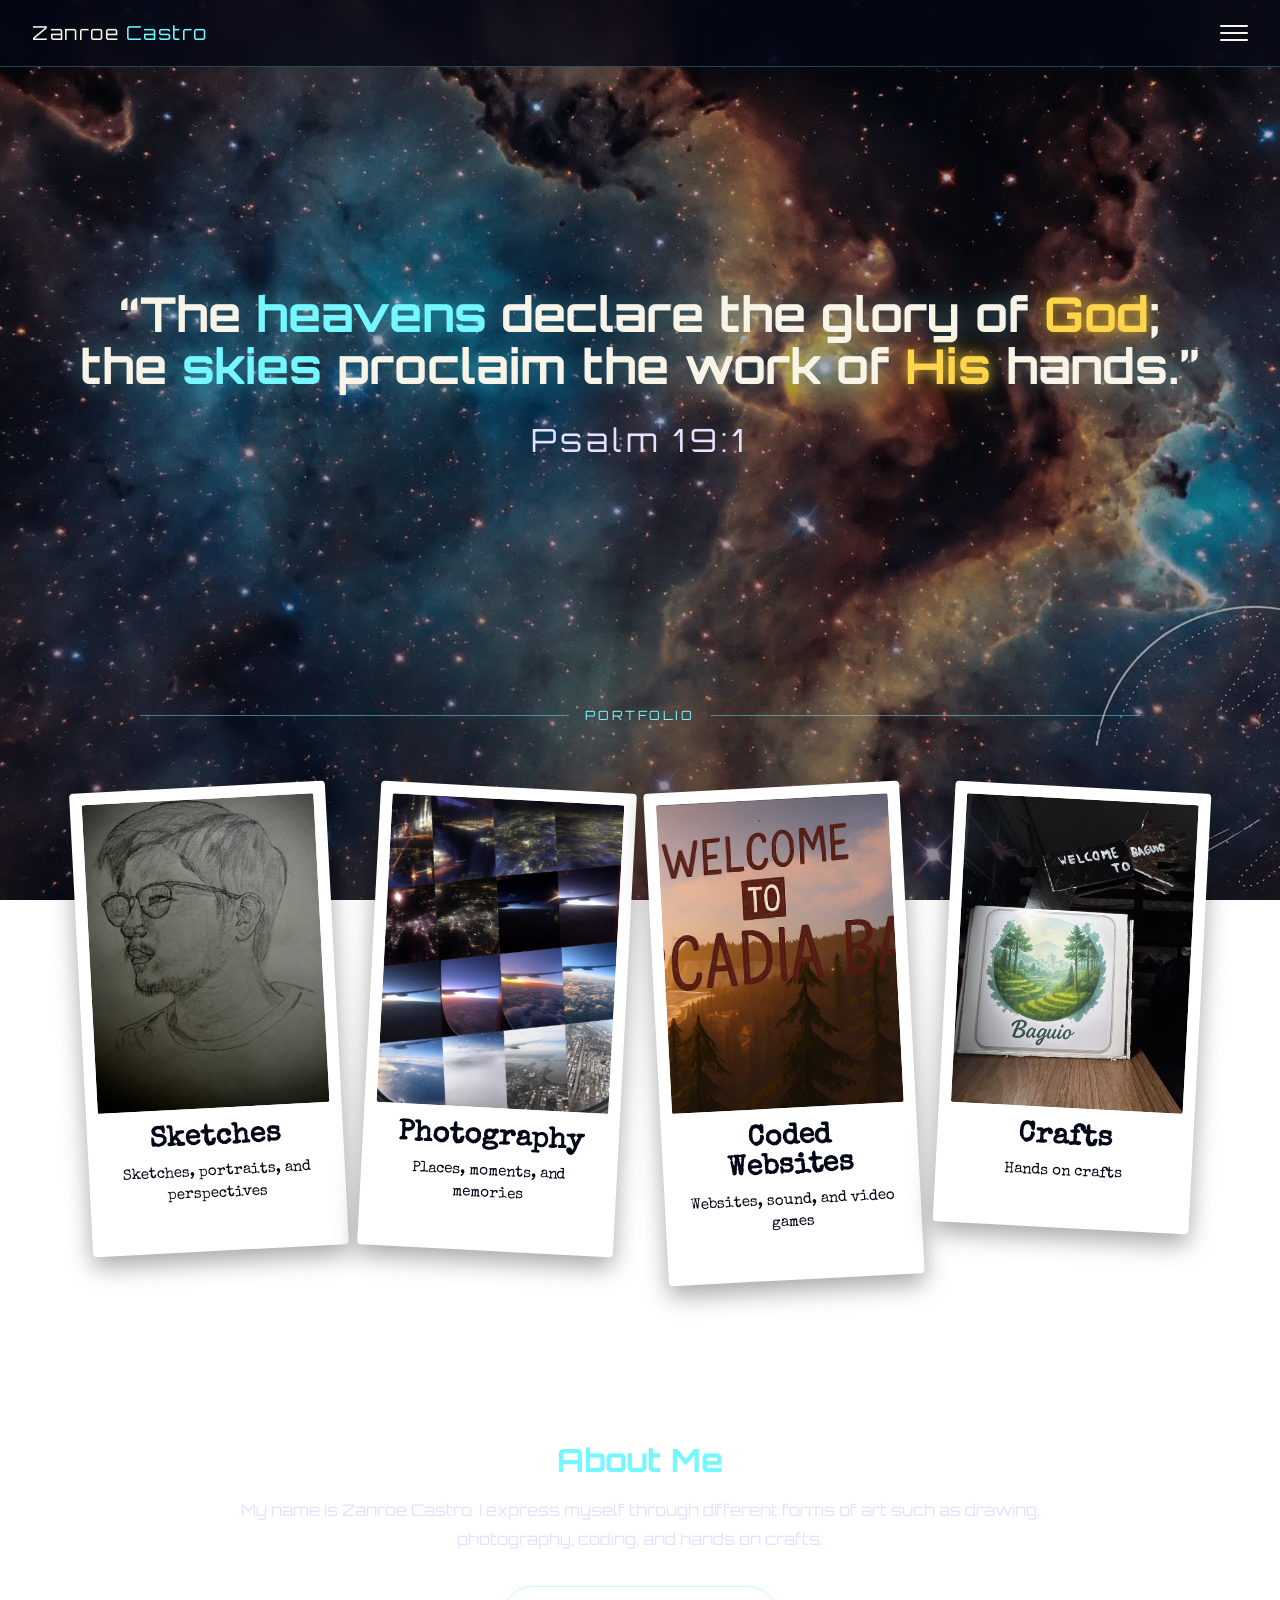
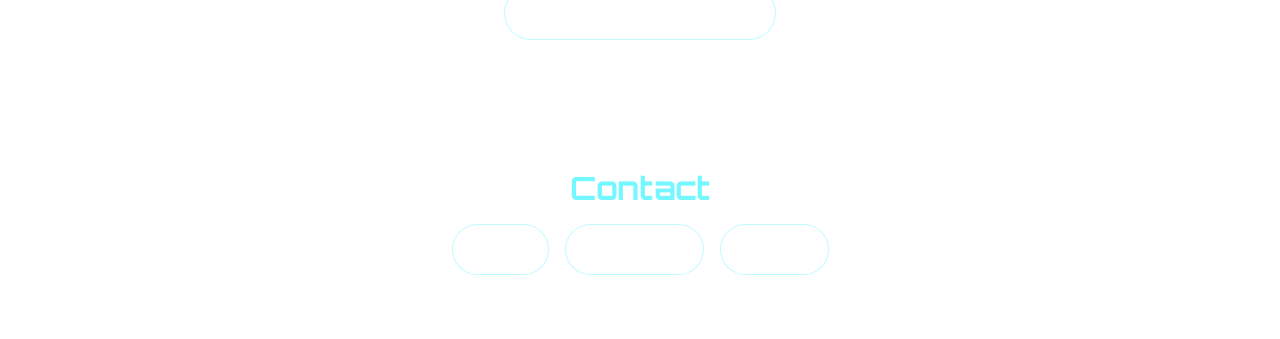
<file: index.html>
<!doctype html>
<html lang="en">
<head>
  <meta charset="UTF-8" />
  <meta name="viewport" content="width=device-width, initial-scale=1.0" />
  <link rel="stylesheet" href="style.css" />
  <title>Zanroe Castro Portfolio</title>
</head>

<body>
    <div class="drawer-overlay" id="overlay"></div>

    <nav>
        <div class="logo">Zanroe<span> Castro</span></div>

        <button class="hamburger" id="hamburger" aria-label="Menu">
        <span></span>
        <span></span>
        <span></span>
        </button>
    </nav>

    <div class="drawer" id="drawer">
        <div class="drawer-label">Navigation</div>
        <a href="Final.html">Home</a>
        <a href="drawing.html">Sketches</a>
        <a href="photography.html">Photography</a>
        <a href="code.html">Coded Websites</a>
        <a href="crafts.html">Crafts</a>
        <a href="about.html">About Me</a>
    </div>

    <header class="hero">
        <h1>“The <em>heavens</em> declare the glory of<span class="gold-word"> God</span>;<br>
        the <em>skies</em> proclaim the work of<span class="gold-word"> His</span> hands.”
        </h1>
        <p class="verse">Psalm 19:1</p>
    </header>

    <section class="carousel-section">
        <div class="divider"><span>Portfolio</span></div>

            <div class="portfolio-grid">

        <a href="drawing.html" class="polaroid-link">
            <div class="polaroid tilted-left">
            <img src="IMG_1536.jpg" alt="Drawing">
            <div class="slide-caption">
                <h3>Sketches</h3>
                <p>Sketches, portraits, and perspectives</p>
            </div>
            </div>
        </a>

        <a href="photography.html" class="polaroid-link">
            <div class="polaroid tilted-right">
            <img src="IMG_5783.jpg" alt="Photography">
            <div class="slide-caption">
                <h3>Photography</h3>
                <p>Places, moments, and memories</p>
            </div>
            </div>
        </a>

        <a href="code.html" class="polaroid-link">
            <div class="polaroid tilted-left">
            <img src="LIS.png" alt="Coded Websites">
            <div class="slide-caption">
                <h3>Coded Websites</h3>
                <p>Websites, sound, and video games</p>
            </div>
            </div>
        </a>

        <a href="crafts.html" class="polaroid-link">
            <div class="polaroid tilted-right">
            <img src="IMG_3812.jpg" alt="Crafts">
            <div class="slide-caption">
                <h3>Crafts</h3>
                <p>Hands on crafts</p>
            </div>
            </div>
        </a>

        </div>
    </section>

    <section class="about">
        <h2>About Me</h2>

        <p>
        My name is Zanroe Castro. I express myself through different forms
        of art such as drawing, photography, coding, and hands on crafts.
        </p>

        <a href="about.html" class="about-button">
        Read More About Me
        </a>
    </section>

    <section class="contact">
        <h2>Contact</h2>

        <div class="contact-links">
            <a href="mailto:zanroecastro@gmail.com">Email</a>
            <a href="https://www.instagram.com/castrozanroe/" target="_blank">Instagram</a>
            <a href="https://github.com/zcastro6-web" target="_blank">GitHub</a>
        </div>
    </section>

    <script src="script.js"></script>
</body>
</html>
</file>
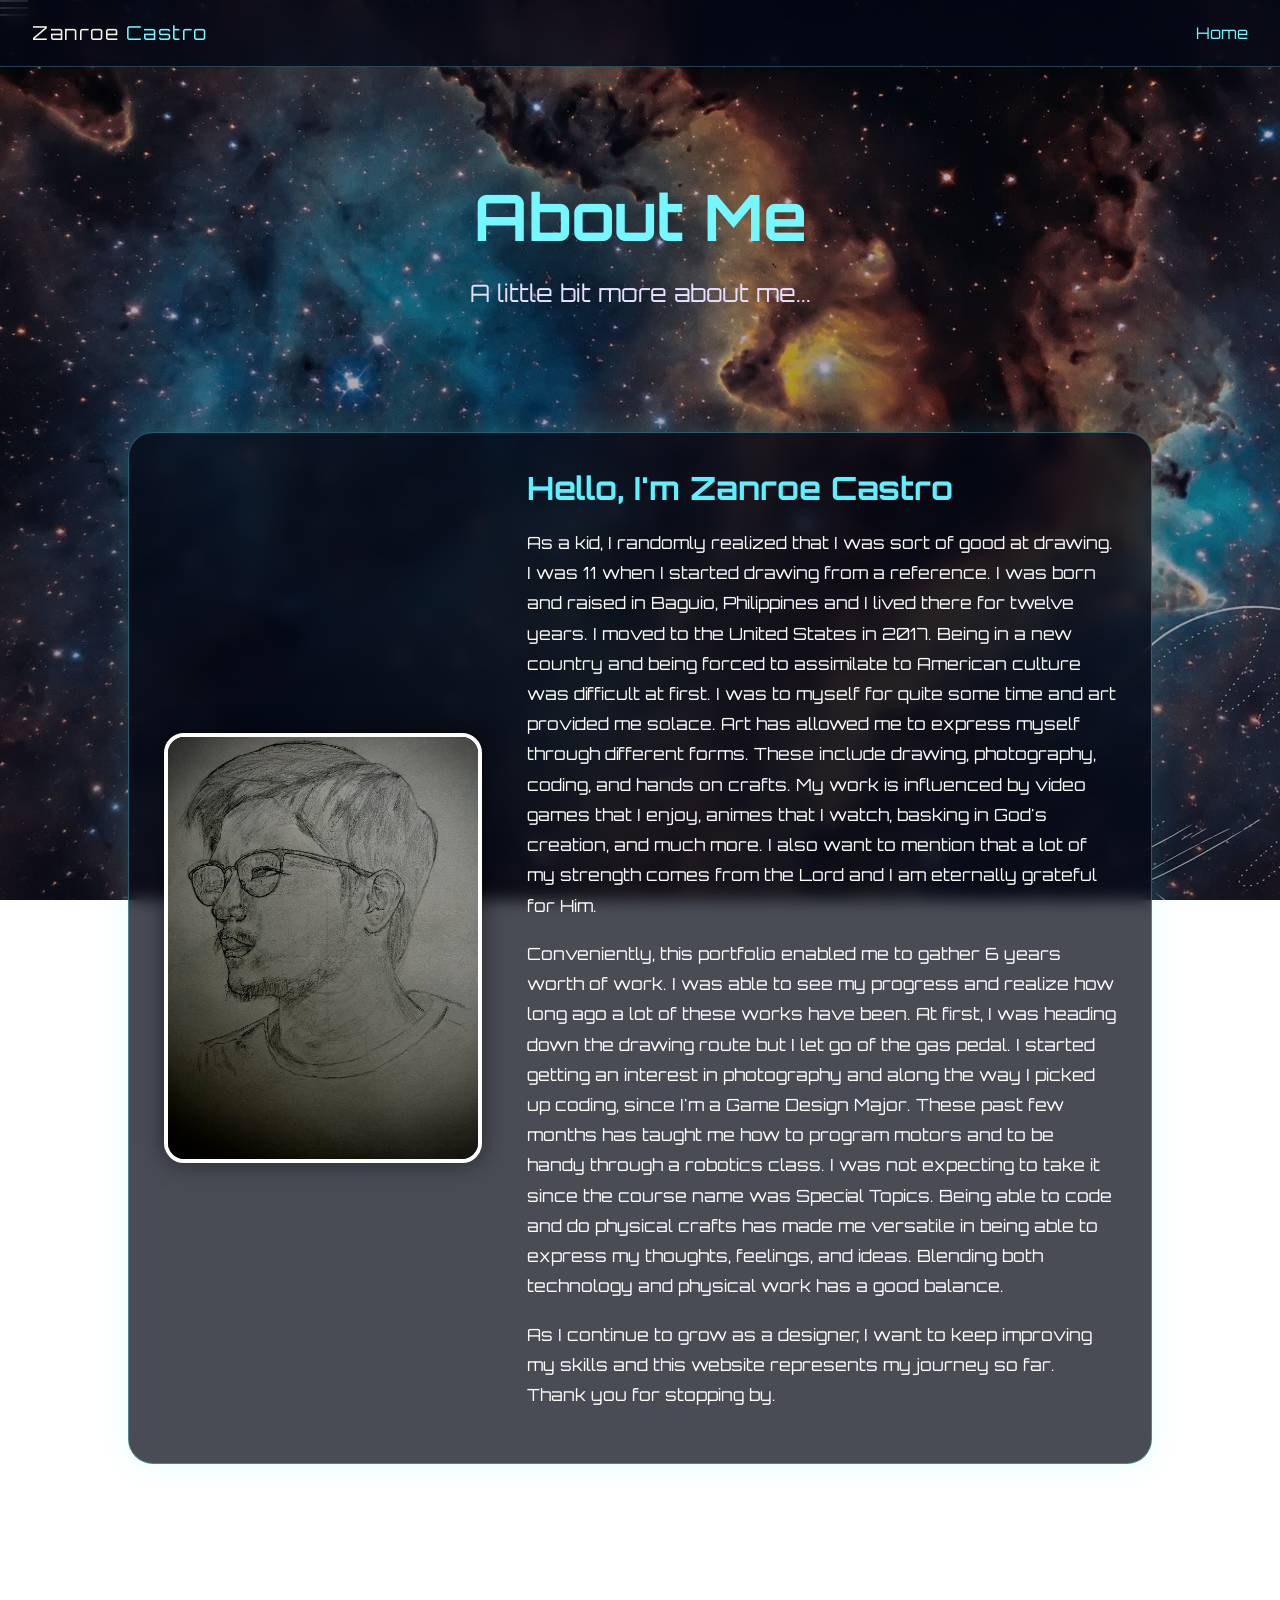
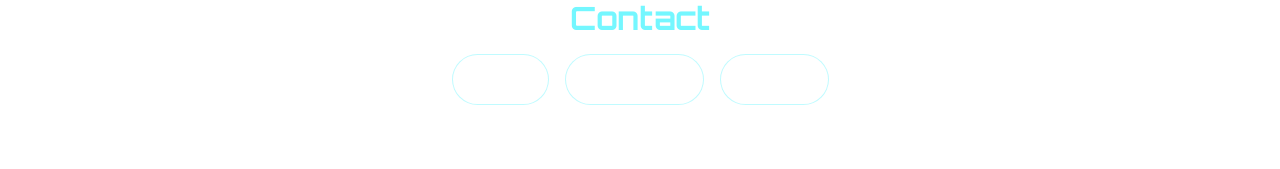
<file: about.html>
<!doctype html>
<html lang="en">
<head>
  <meta charset="UTF-8">
  <meta name="viewport" content="width=device-width, initial-scale=1.0">
  <title>About Me</title>
  <link rel="stylesheet" href="style.css">
</head>

<body>

  <div class="drawer-overlay" id="overlay"></div>

  <nav>
    <div class="logo">Zanroe<span> Castro</span></div>

    <a class="back-home" href="index.html">Home</a>
  </nav>

    <button class="hamburger" id="hamburger" aria-label="Menu">
      <span></span>
      <span></span>
      <span></span>
    </button>
  </nav>

  <div class="drawer" id="drawer">
    <div class="drawer-label">Navigation</div>
    <a href="Final.html">Home</a>
    <a href="drawing.html">Sketches</a>
    <a href="photography.html">Photography</a>
    <a href="code.html">Coded Websites</a>
    <a href="crafts.html">Crafts</a>
    <a href="about.html">About Me</a>
  </div>

  <header class="page-hero">
    <h1>About Me</h1>
    <p>A little bit more about me...</p>
  </header>

  <section class="about-page">

    <div class="about-card">
      <img src="IMG_1536.jpg" alt="Portrait or artwork by Zanroe Castro">

      <div class="about-text">
        <h2>Hello, I'm Zanroe Castro</h2>

        <p>
          As a kid, I randomly realized that I was sort of good at drawing. I was 11 when I started drawing from a reference. I was born and raised in Baguio, Philippines and I lived there for twelve years. I moved to the United States in 2017. 
          
          Being in a new country and being forced to assimilate to American culture was difficult at first. I was to myself for quite some time and art provided me solace.

          Art has allowed me to express myself through different forms.
          These include drawing, photography, coding, and hands on crafts. My work is influenced by video games that I enjoy, animes that I watch, basking in God's creation, and much more.

          I also want to mention that a lot of my strength comes from the Lord and I am eternally grateful for Him. 
        </p>

        <p>
          Conveniently, this portfolio enabled me to gather 6 years worth of work. I was able to see my progress and realize how long ago a lot of these works have been. At first, I was heading down the drawing route but I let go of the gas pedal. I started getting an interest in photography and along the way I picked up coding, since I'm a Game Design Major. These past few months has taught me how to program motors and to be handy through a robotics class. I was not expecting to take it since the course name was Special Topics. Being able to code and do physical crafts has made me versatile in being able to express my thoughts, feelings, and ideas. Blending both technology and physical work has a good balance. 
        </p>

        <p>
          As I continue to grow as a designer, I want to keep improving my skills and this website represents my journey so far. Thank you for stopping by.
        </p>
      </div>
    </div>

  </section>

  <section class="contact">
    <h2>Contact</h2>

    <div class="contact-links">
      <a href="mailto:zanroecastro@gmail.com">Email</a>
      <a href="https://www.instagram.com/castrozanroe/" target="_blank">Instagram</a>
      <a href="https://github.com/zcastro6-web" target="_blank">GitHub</a>
    </div>
  </section>

  <script src="script.js"></script>
</body>
</html>
</file>
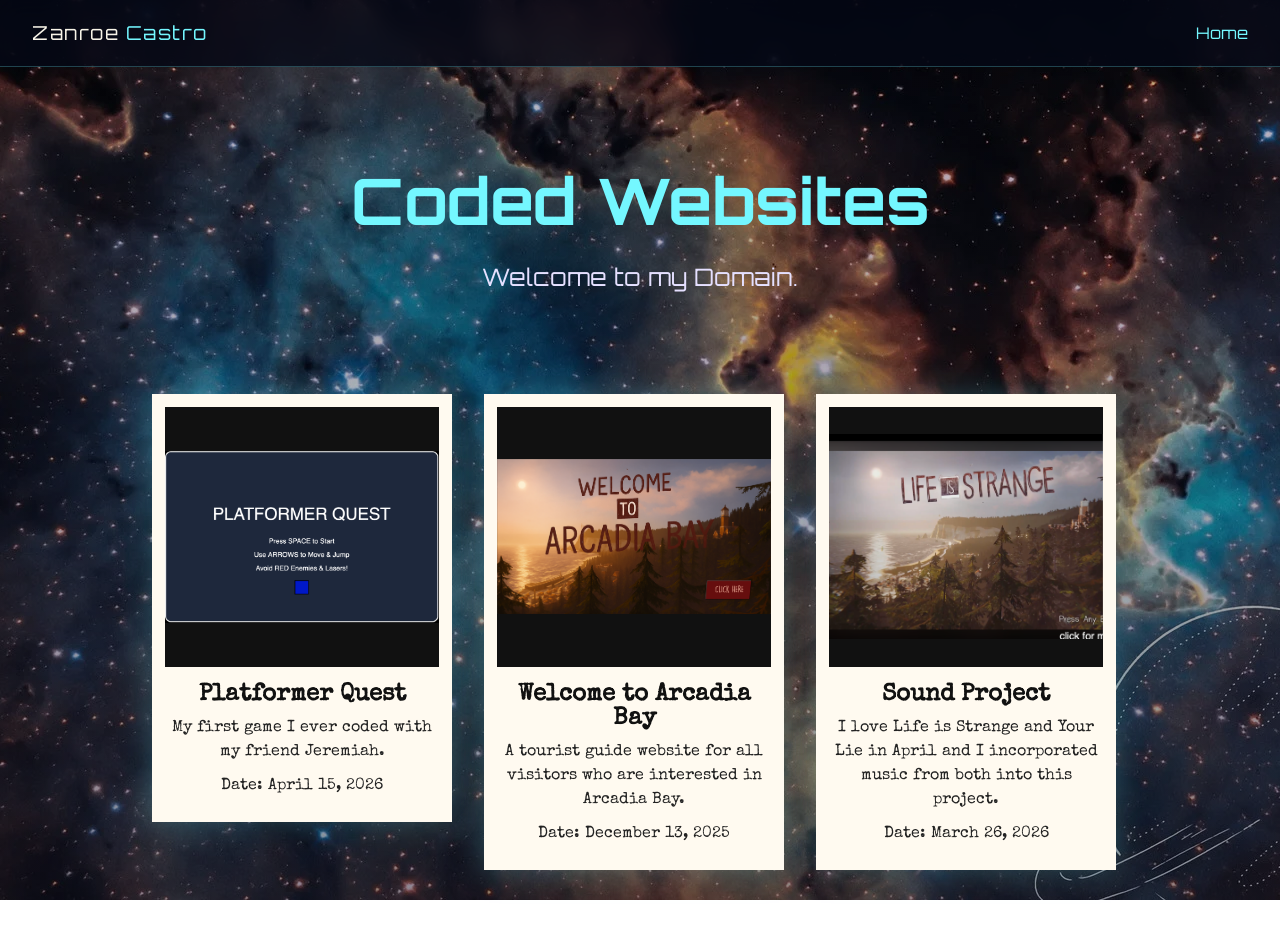
<file: code.html>
<!doctype html>
<html lang="en">
<head>
  <meta charset="UTF-8">
  <meta name="viewport" content="width=device-width, initial-scale=1.0">
  <title>Coded Websites</title>
  <link rel="stylesheet" href="style.css">
</head>

<body>
    <nav>
        <div class="logo">Zanroe<span> Castro</span></div>
        <a class="back-home" href="index.html">Home</a>
    </nav>

    <header class="page-hero">
        <h1>Coded Websites</h1>
        <p>Welcome to my Domain.<p>
    </header>

    <section class="code-gallery">

        <a href="https://zcastro6-web.github.io/Spring2026Demo2/" target="_blank" class="polaroid-link">
            <div class="mini-polaroid">
            <img src="Game.png" alt="Code Project 1">
            <h2>Platformer Quest</h2>
            <p>My first game I ever coded with my friend Jeremiah.</p>
            <p>Date: April 15, 2026</p>
            </div>
        </a>

        <a href="https://zcastro6-web.github.io/Fall2025Demo5/" target="_blank" class="polaroid-link">
            <div class="mini-polaroid">
            <img src="LIS.png" alt="Code Project 2">
            <h2>Welcome to Arcadia Bay</h2>
            <p>A tourist guide website for all visitors who are interested in Arcadia Bay.</p>
            <p>Date: December 13, 2025</p>
            </div>
        </a>

        <a href="https://editor.p5js.org/zcastro6/full/FoZiLuHhW" target="_blank" class="polaroid-link">
            <div class="mini-polaroid">
            <img src="LISyuh.png" alt="Code Project 3">
            <h2>Sound Project</h2>
            <p>I love Life is Strange and Your Lie in April and I incorporated music from both into this project.</p>
            <p>Date: March 26, 2026</p>
            </div>
            
        </a>

    </section>
</body>
</html>
</file>
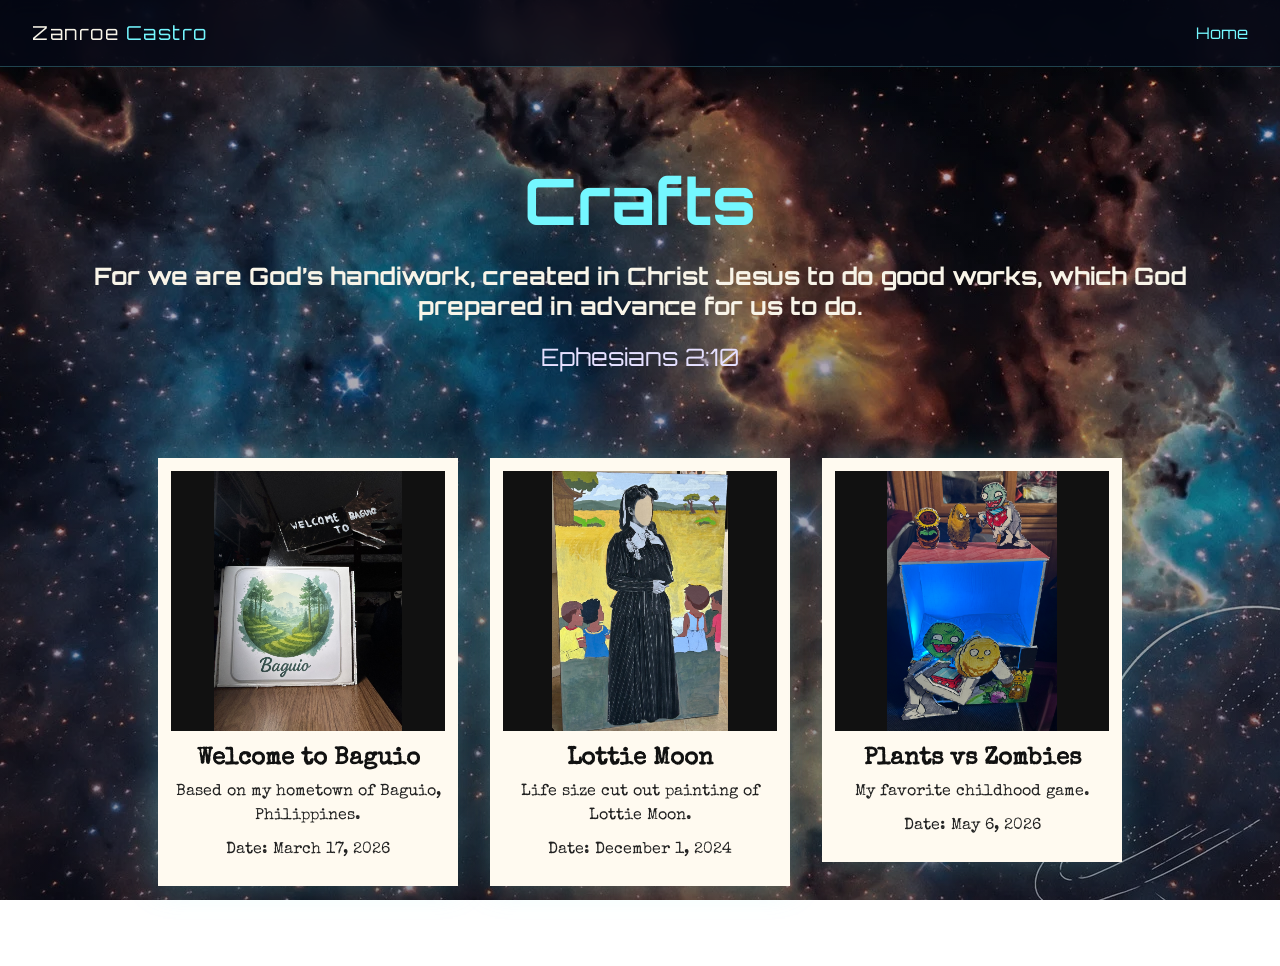
<file: crafts.html>
<!doctype html>
<html lang="en">
<head>
  <meta charset="UTF-8">
  <meta name="viewport" content="width=device-width, initial-scale=1.0">
  <title>Crafts</title>
  <link rel="stylesheet" href="style.css">
</head>

<body>
    <nav>
        <div class="logo">Zanroe<span> Castro</span></div>
        <a class="back-home" href="index.html">Home</a>
    </nav>

    <header class="page-hero">
        <h1>Crafts</h1>
        <br>
        <h2>For we are God’s handiwork, created in Christ Jesus to do good works, which God prepared in advance for us to do.</h2>
        <p>Ephesians 2:10</p>
    </header>

<section class="crafts-gallery">

  <a href="crafts1.html" class="craft-link">
    <div class="mini-polaroid">
      <img src="IMG_3812.jpg" alt="Craft 1">
      <h2>Welcome to Baguio</h2>
      <p>Based on my hometown of Baguio, Philippines.</p>
      <p>Date: March 17, 2026</p>
    </div>
  </a>

  <a href="crafts2.html" class="craft-link">
    <div class="mini-polaroid">
      <img src="IMG_0166.jpg" alt="Craft 2">
      <h2>Lottie Moon</h2>
      <p>Life size cut out painting of Lottie Moon.</p>
      <p>Date: December 1, 2024</p>
    </div>
  </a>

  <a href="crafts3.html" class="craft-link">
    <div class="mini-polaroid">
      <img src="IMG_5542.jpg" alt="Craft 3">
      <h2>Plants vs Zombies</h2>
      <p>My favorite childhood game.</p>
      <p>Date: May 6, 2026</p>
    </div>
  </a>

</section>
</body>
</html>
</file>
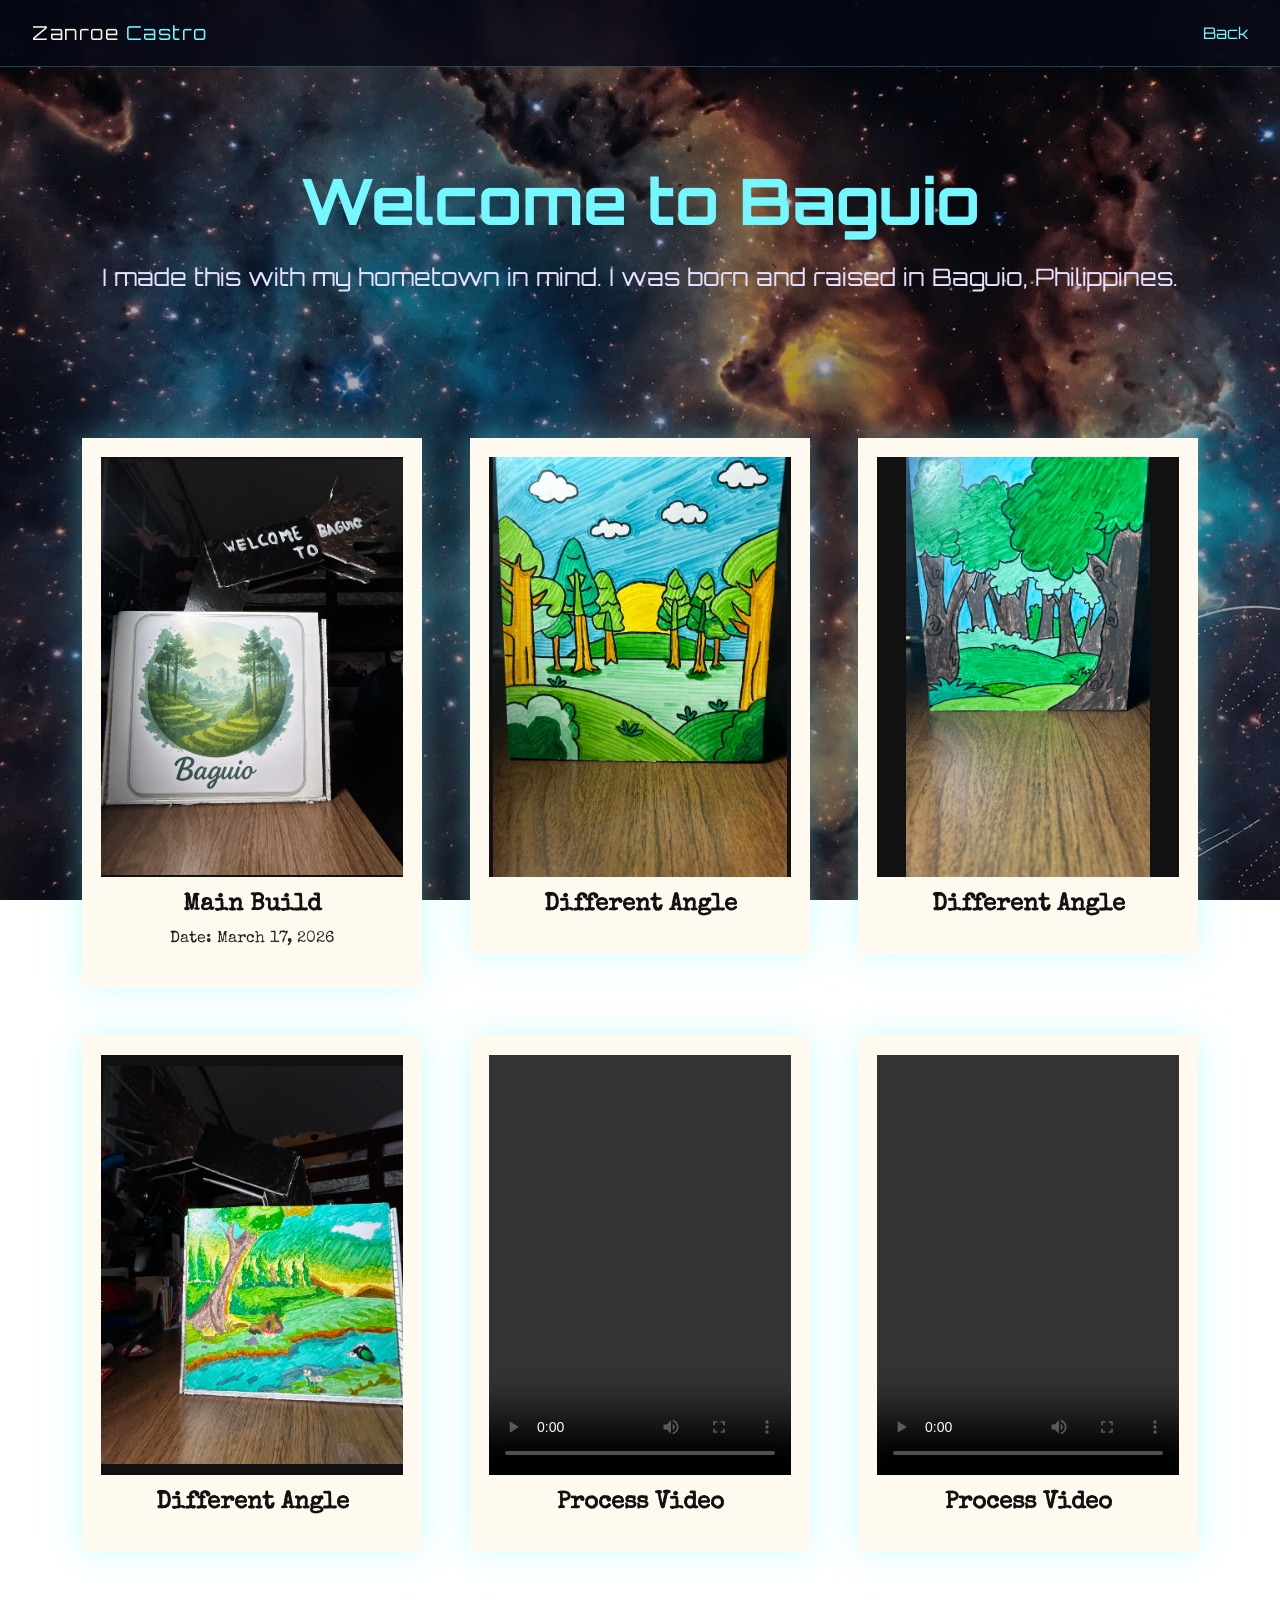
<file: crafts1.html>
<!doctype html>
<html lang="en">
<head>
  <meta charset="UTF-8">
  <meta name="viewport" content="width=device-width, initial-scale=1.0">
  <title>Craft 1</title>
  <link rel="stylesheet" href="style.css">
</head>

<body>

  <nav>
    <div class="logo">Zanroe<span> Castro</span></div>
    <a class="back-home" href="crafts.html">Back</a>
  </nav>

  <header class="page-hero">
    <h1>Welcome to Baguio</h1>
    <p>I made this with my hometown in mind. I was born and raised in Baguio, Philippines.</p>
  </header>

  <section class="crafts-gallery1">

    <div class="mini-polaroid">
      <img src="IMG_3812.jpg" alt="Craft 1">
      <h2>Main Build</h2>
      <p>Date: March 17, 2026</p>
    </div>

    <div class="mini-polaroid">
      <img src="IMG_3811.jpg" alt="Craft 1">
      <h2>Different Angle</h2>
    </div>

    <div class="mini-polaroid">
      <img src="IMG_3813.jpg" alt="Craft 1">
      <h2>Different Angle</h2>
    </div>

    <div class="mini-polaroid">
      <img src="IMG_3814.jpg" alt="Craft 1">
      <h2>Different Angle</h2>
    </div>

    <div class="mini-polaroid">
      <video controls>
        <source src="part1.mp4" type="video/mp4">
      </video>
      <h2>Process Video</h2>
    </div>

    <div class="mini-polaroid">
      <video controls>
        <source src="part2.mp4" type="video/mp4">
      </video>
      <h2>Process Video</h2>
    </div>

  </section>

</body>
</html>
</file>
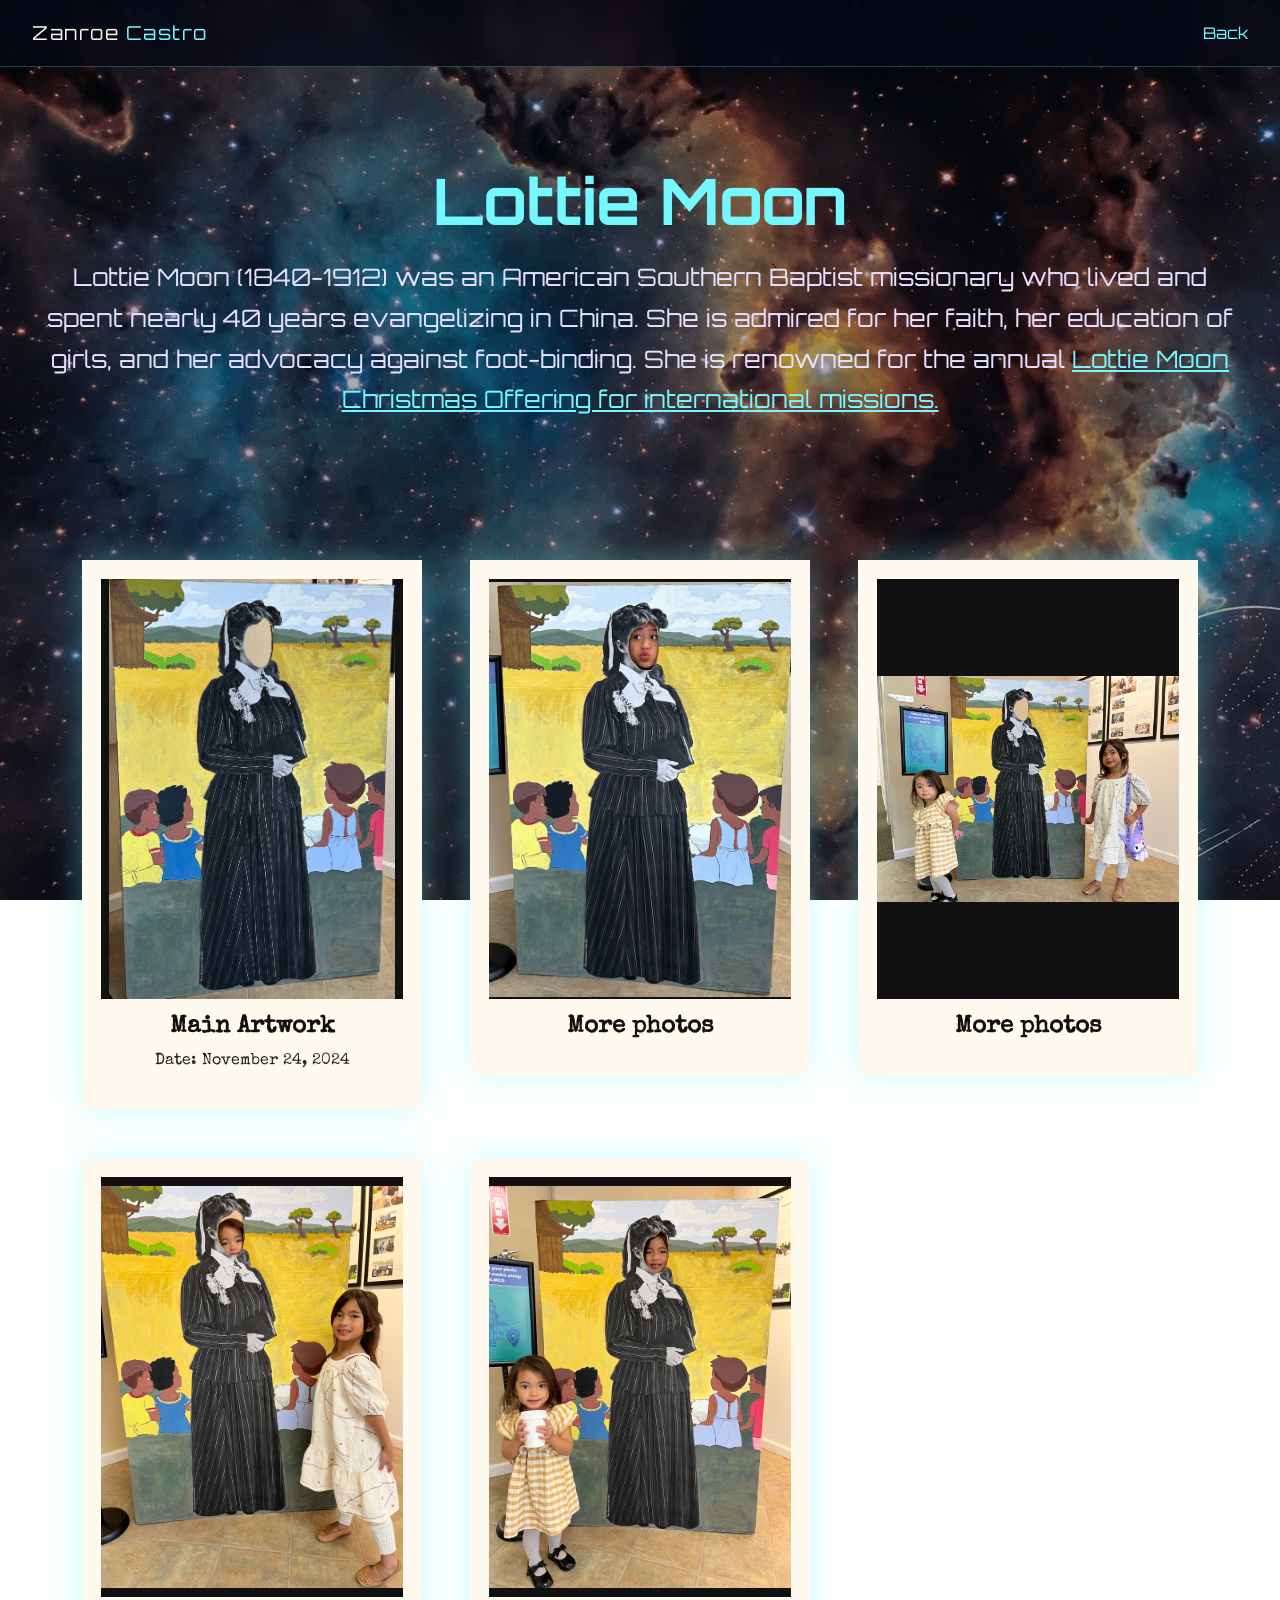
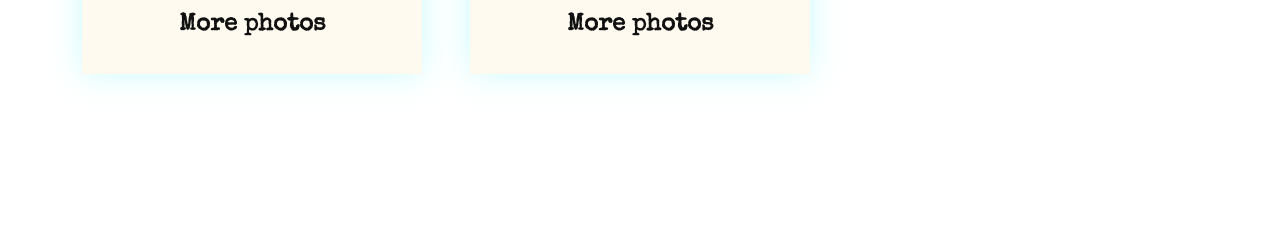
<file: crafts2.html>
<!doctype html>
<html lang="en">
<head>
  <meta charset="UTF-8">
  <meta name="viewport" content="width=device-width, initial-scale=1.0">
  <title>Craft 2</title>
  <link rel="stylesheet" href="style.css">
</head>

<body>

  <nav>
    <div class="logo">Zanroe<span> Castro</span></div>
    <a class="back-home" href="crafts.html">Back</a>
  </nav>

  <header class="page-hero">
    <h1>Lottie Moon</h1>
    <p>Lottie Moon (1840-1912) was an American Southern Baptist missionary who lived and spent nearly 40 years evangelizing in China. She is admired for her faith, her education of girls, and her advocacy against foot-binding. She is renowned for the annual <a href="https://www.imb.org/about/lottie-moon/">Lottie Moon Christmas Offering for international missions.</a></p>
  </header>

  <section class="crafts-gallery2">

    <div class="mini-polaroid">
      <img src="IMG_0166.jpg" alt="Craft 2">
      <h2>Main Artwork</h2>
      <p>Date: November 24, 2024</p>
    </div>

    <div class="mini-polaroid">
      <img src="IMG_0168.jpg" alt="Craft 2">
      <h2>More photos</h2>
    </div>

    <div class="mini-polaroid">
      <img src="IMG_1848.jpg" alt="Craft 2">
      <h2>More photos</h2>
    </div>

    <div class="mini-polaroid">
      <img src="IMG_1853.jpg" alt="Craft 2">
      <h2>More photos</h2>
    </div>

    <div class="mini-polaroid">
      <img src="IMG_1849.jpg" alt="Craft 2">
      <h2>More photos</h2>
    </div>

  </section>

</body>
</html>
</file>
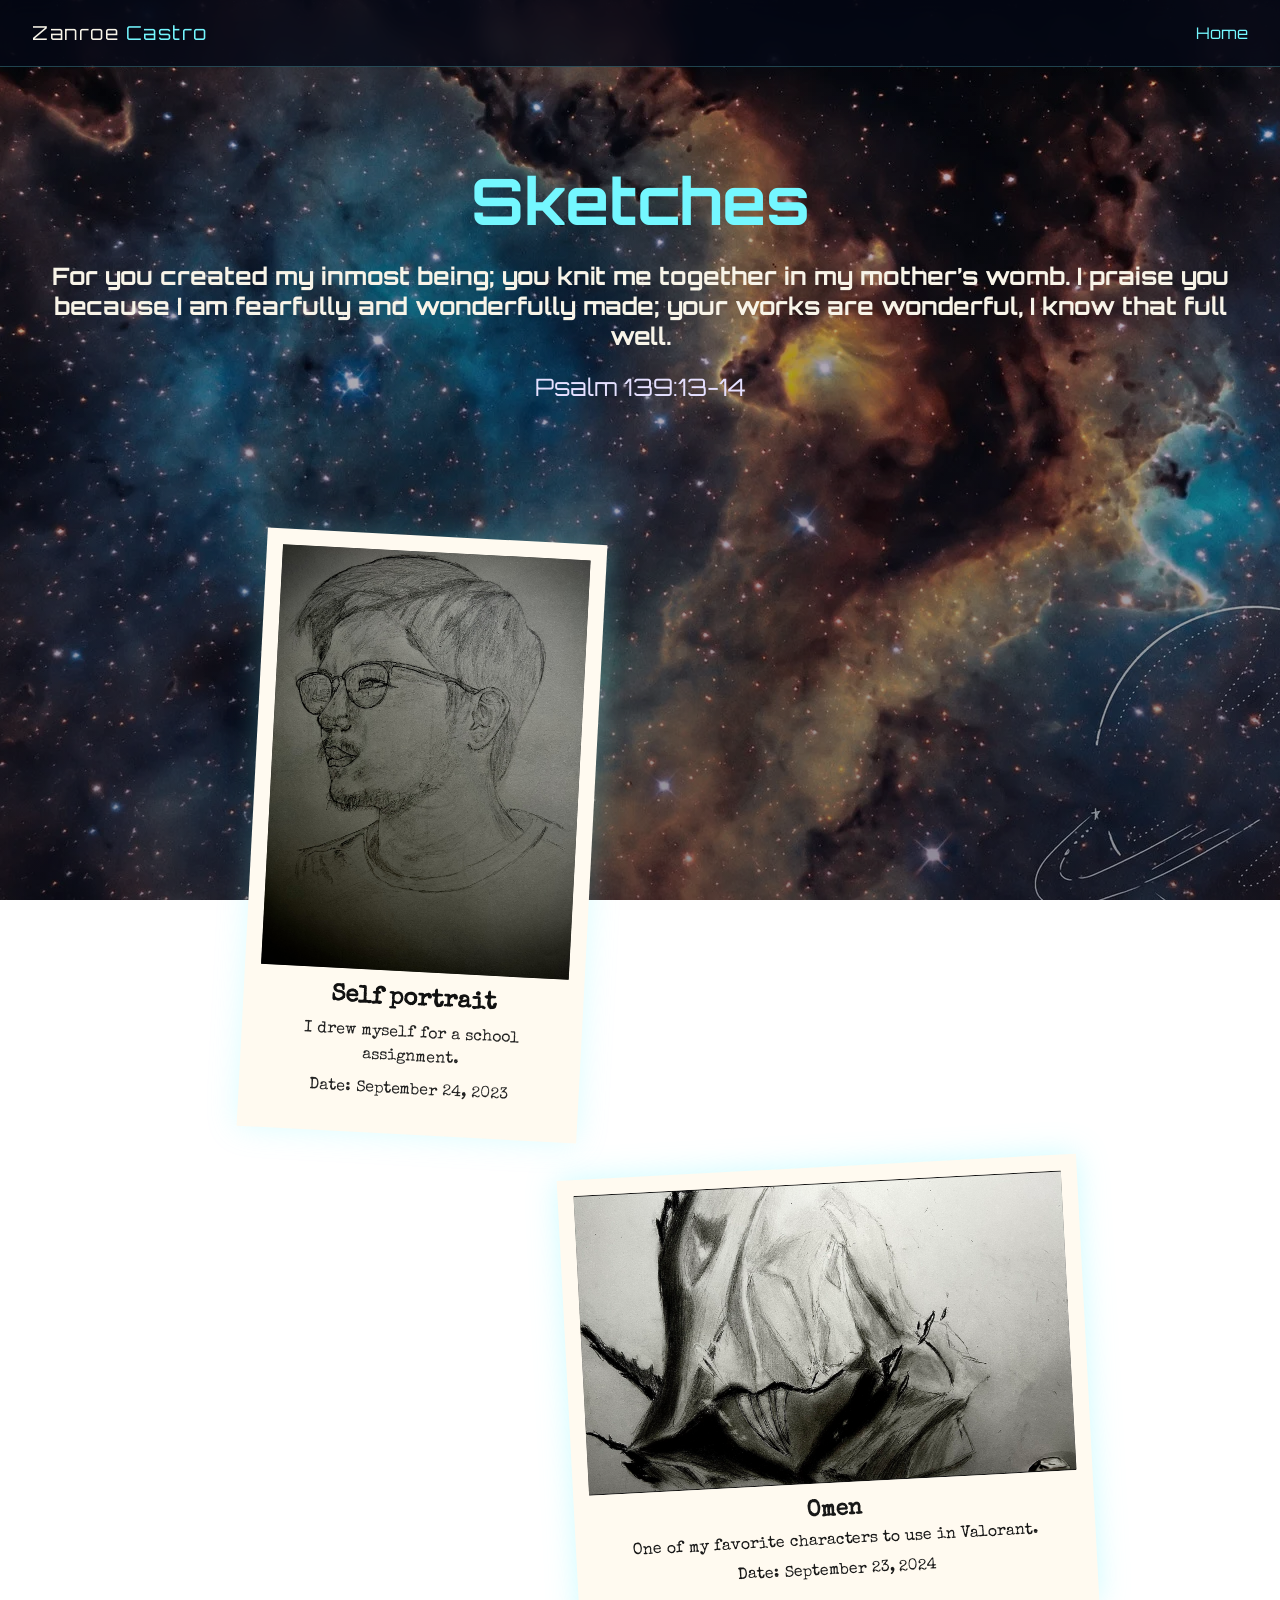
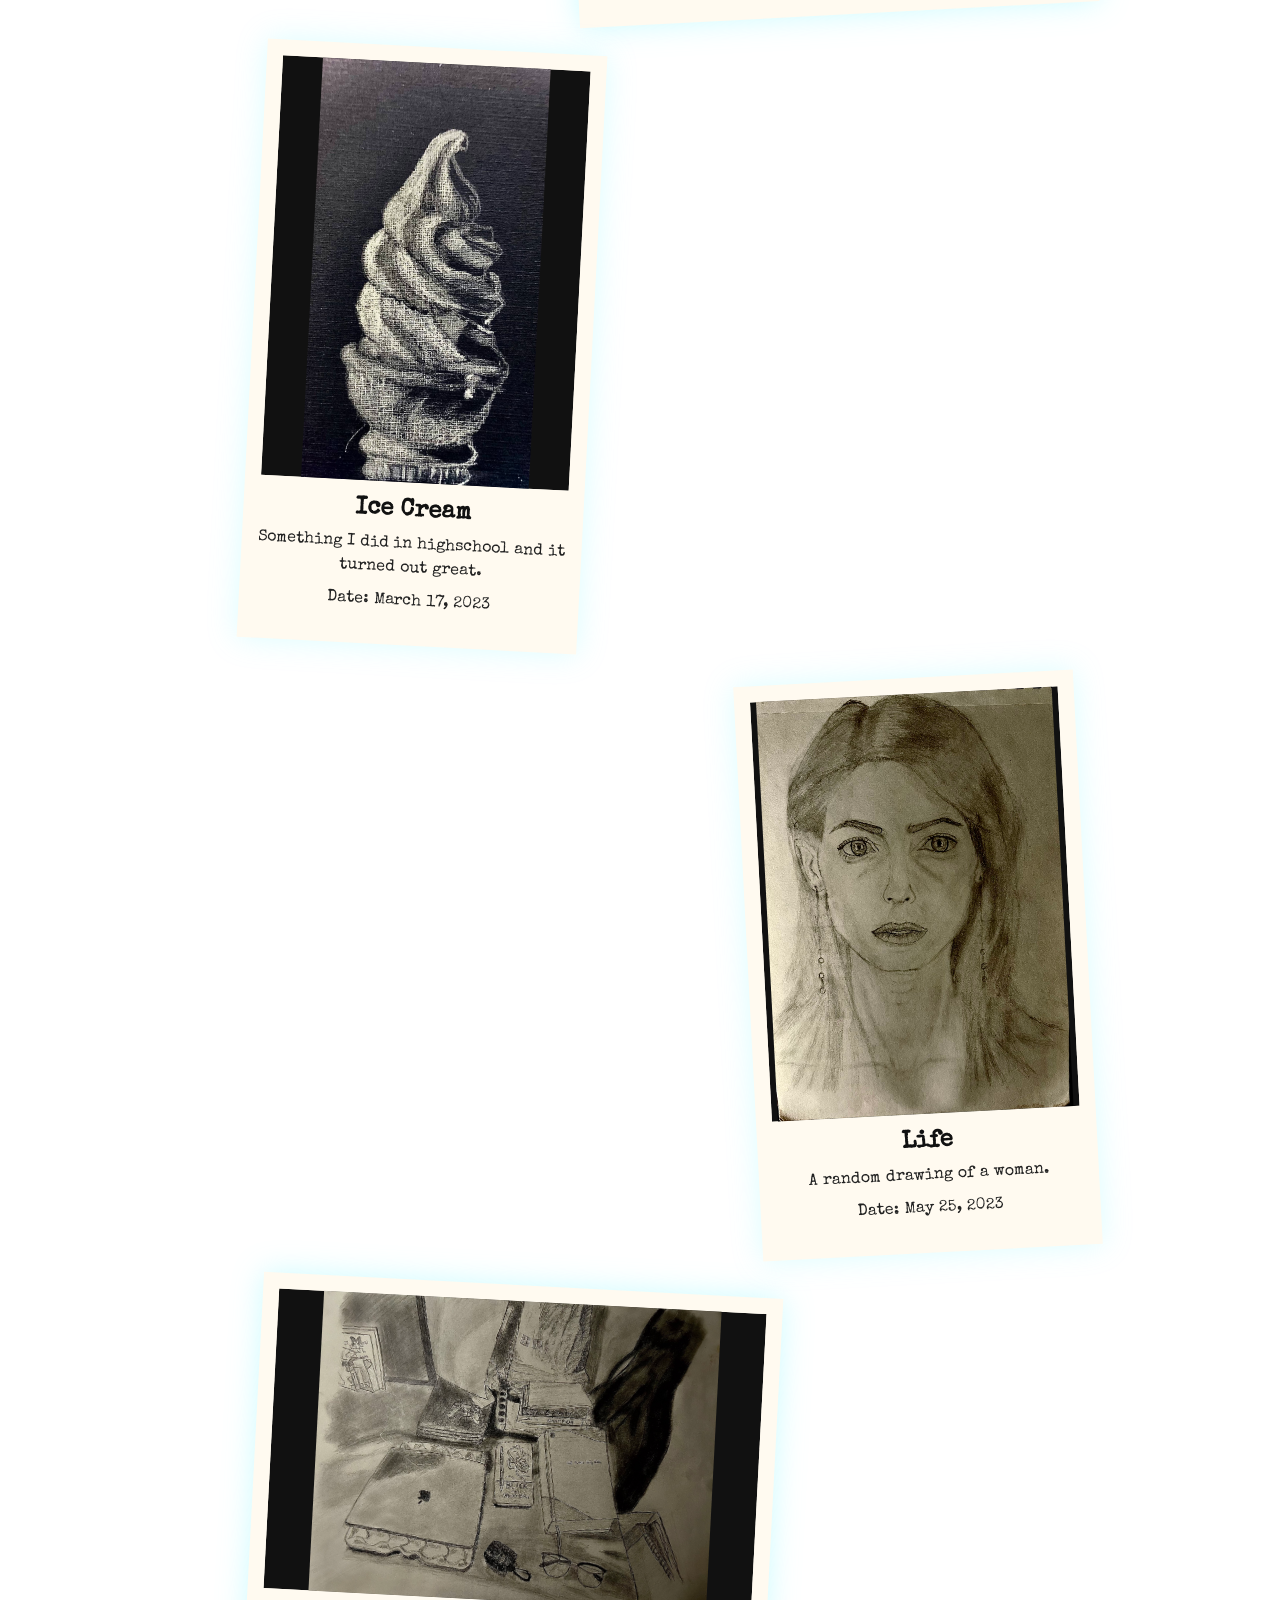
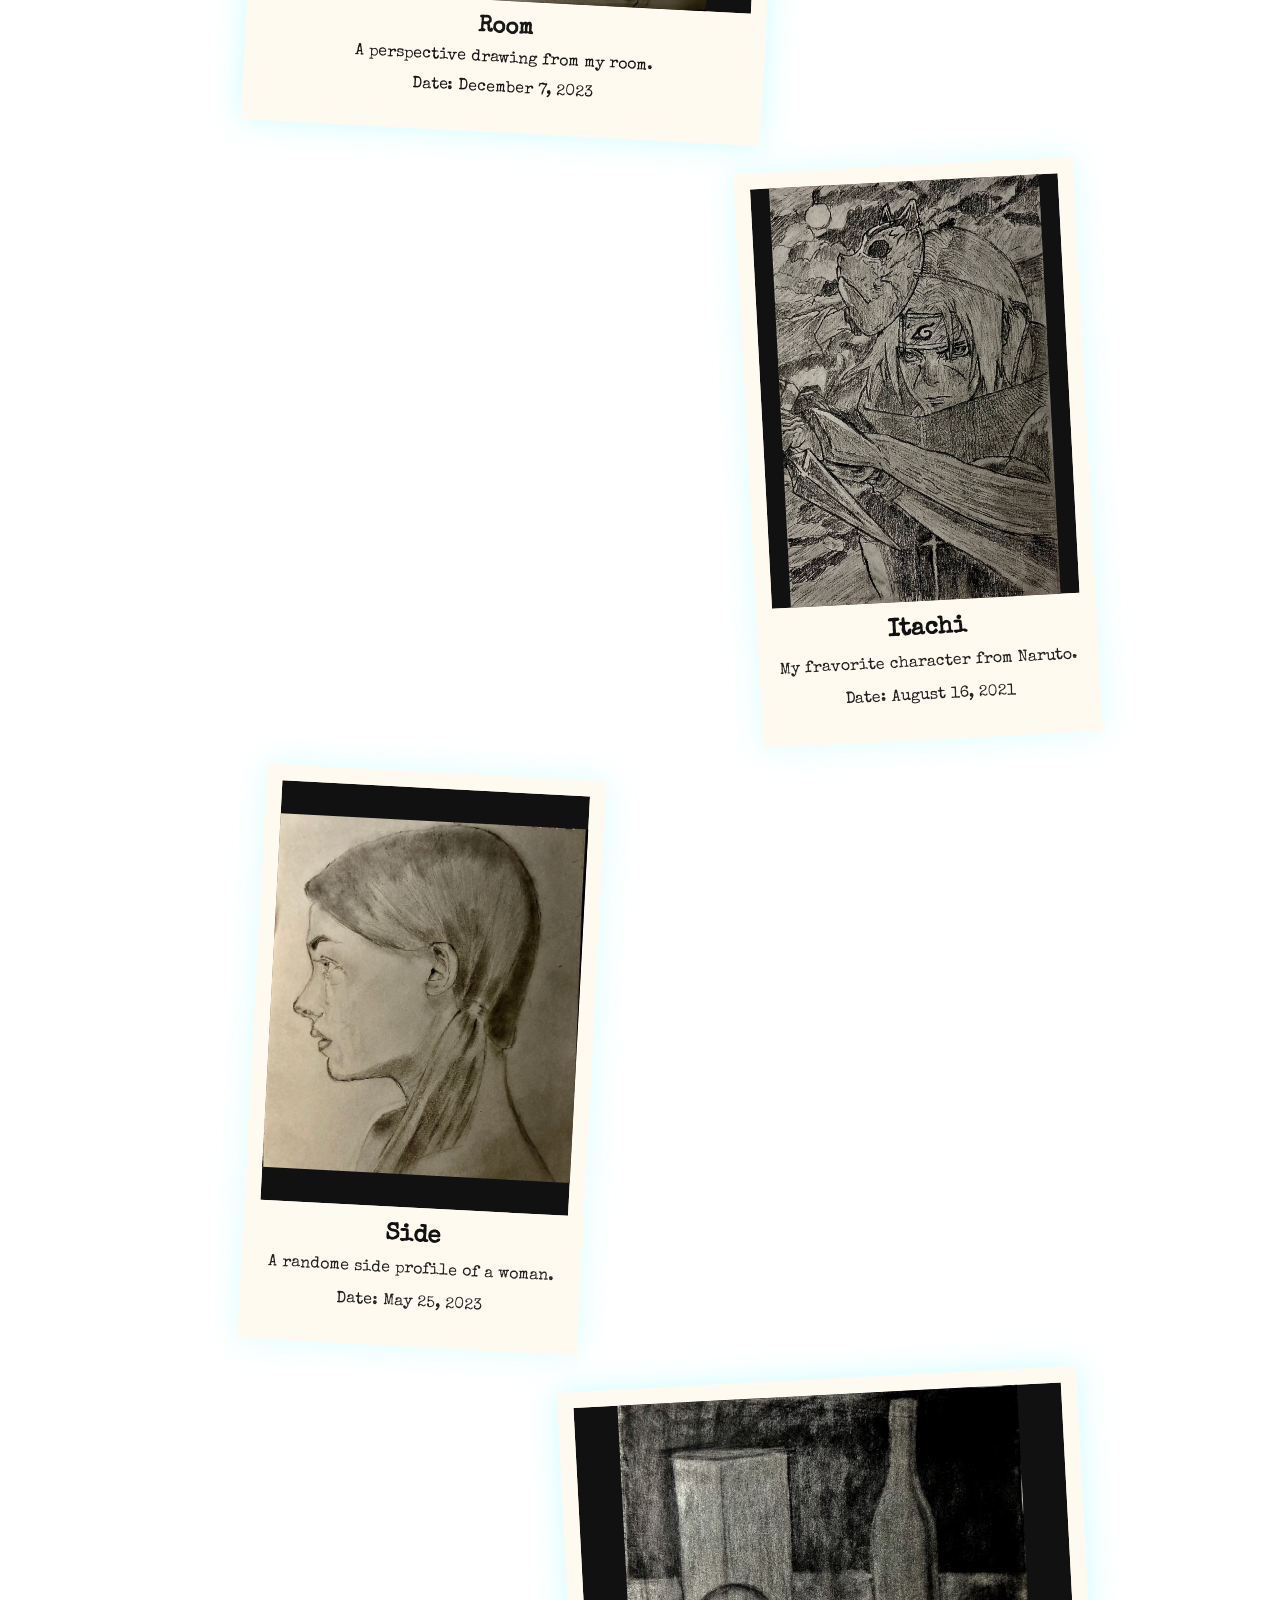
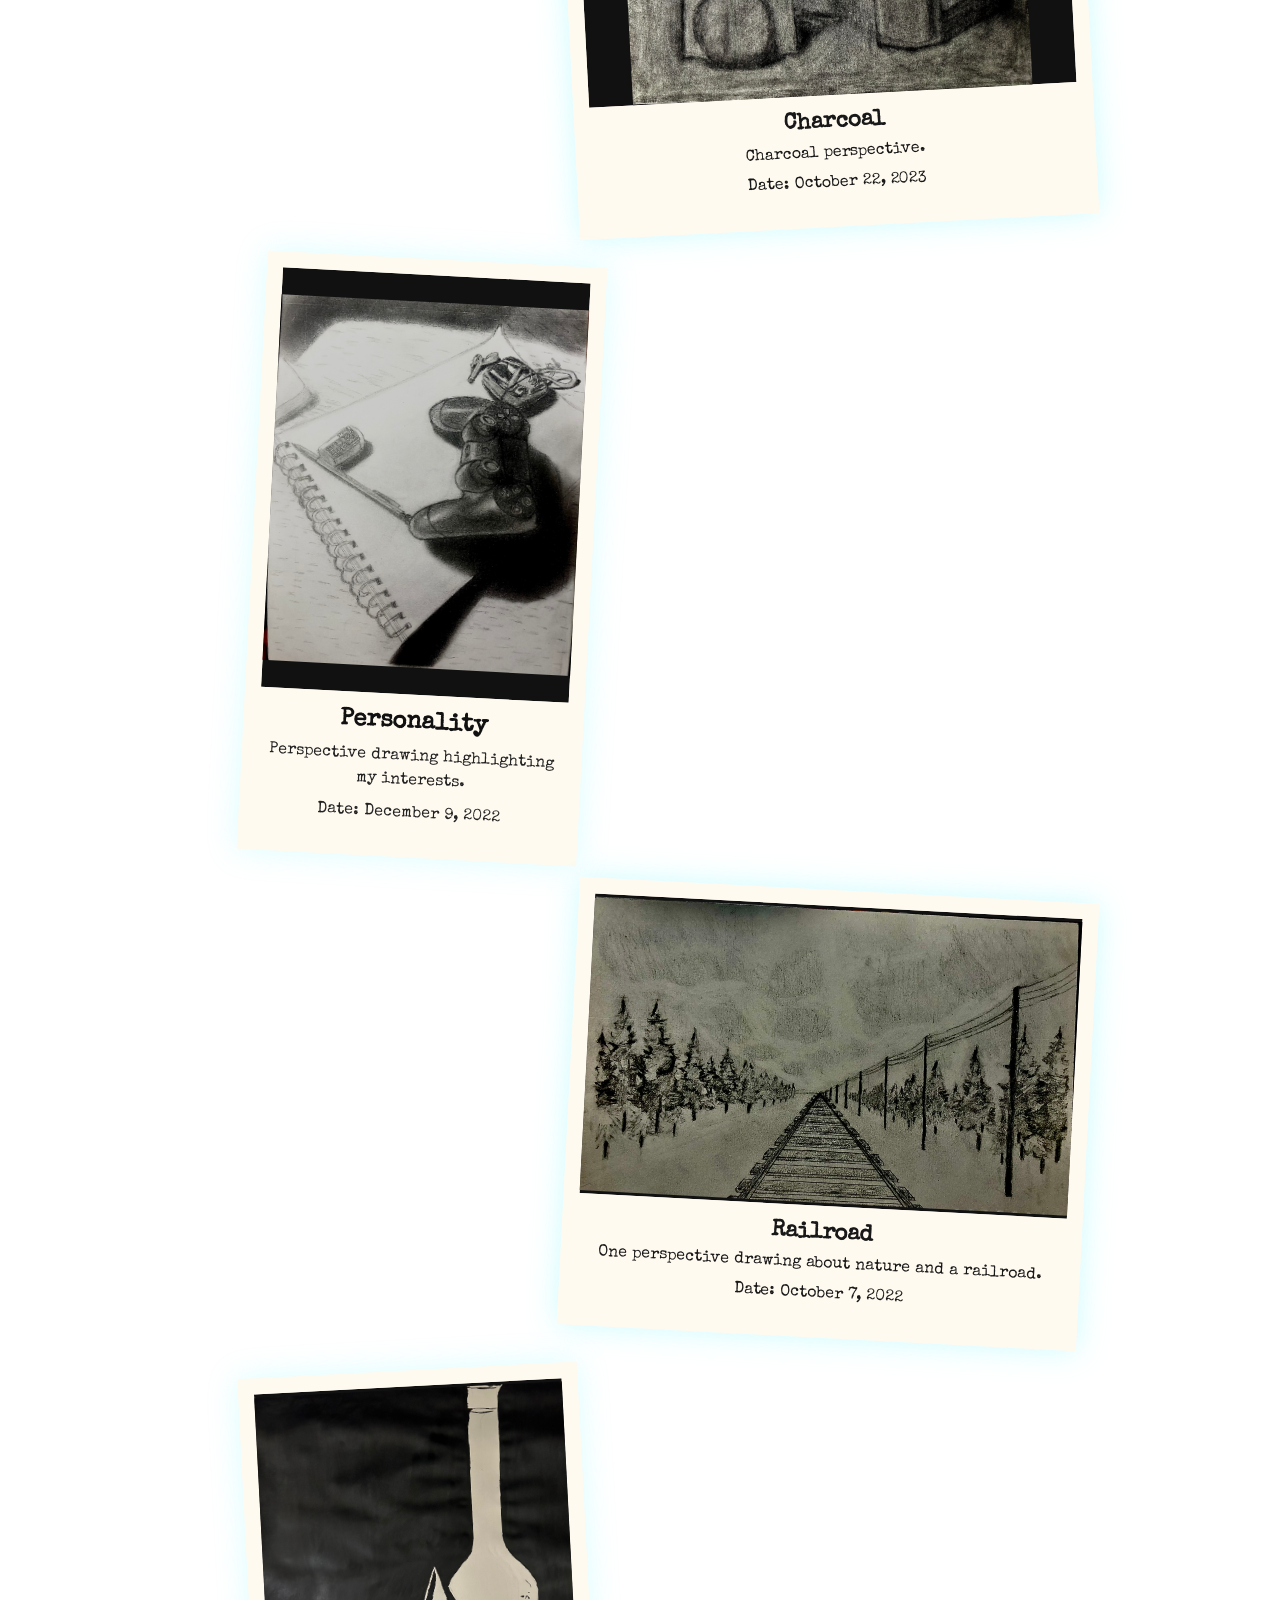
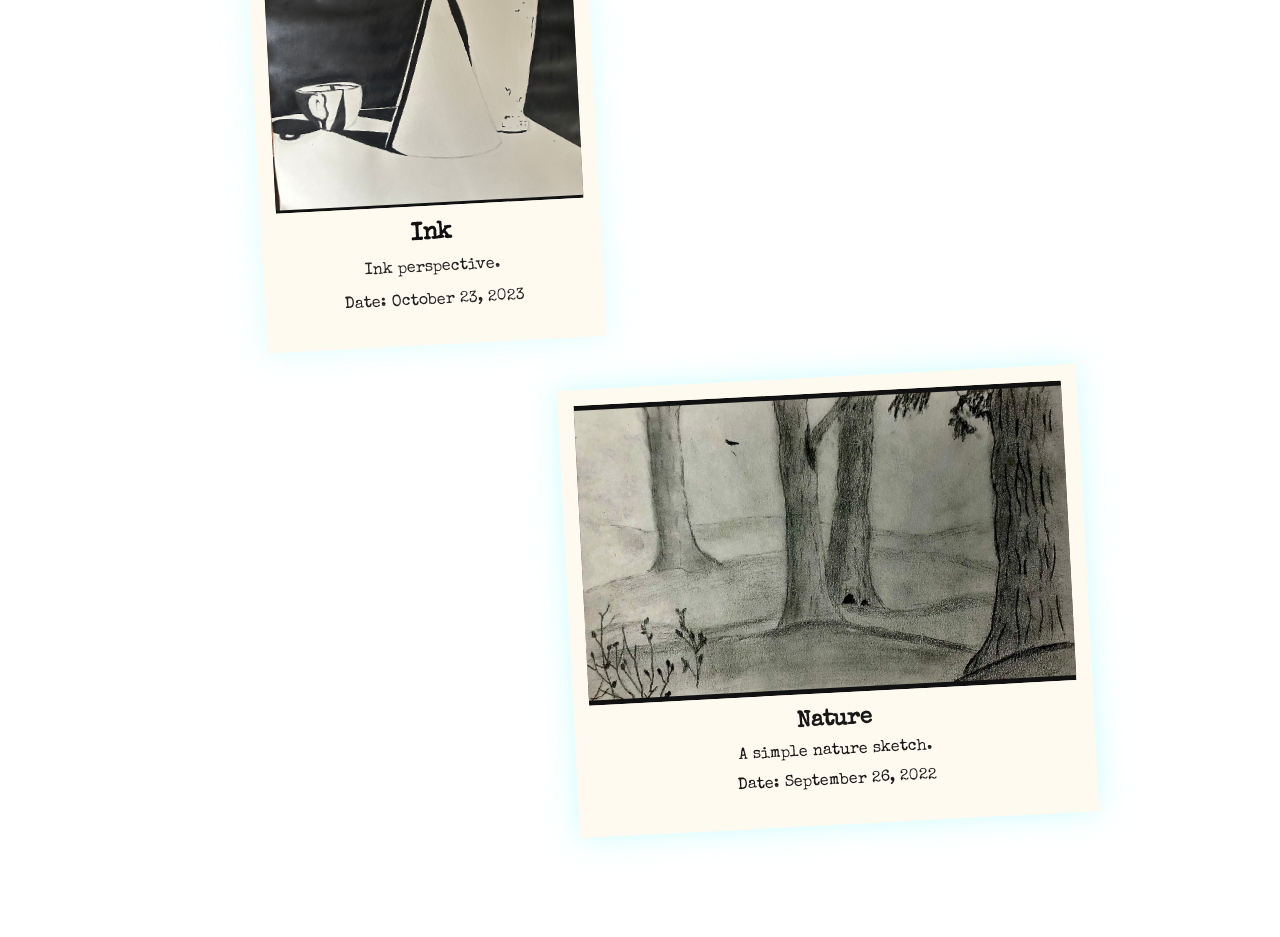
<file: drawing.html>
<!doctype html>
<html lang="en">
<head>
  <meta charset="UTF-8">
  <meta name="viewport" content="width=device-width, initial-scale=1.0">
  <title>Drawing</title>
  <link rel="stylesheet" href="style.css">
</head>

<body>

    <nav>
        <div class="logo">Zanroe<span> Castro</span></div>
        <a class="back-home" href="index.html">Home</a>
    </nav>

    <header class="page-hero">
        <h1>Sketches</h1>
        <br>
        <h2>For you created my inmost being; you knit me together in my mother’s womb. I praise you because I am fearfully and wonderfully made; your works are wonderful, I know that full well.</h2>
        <p>Psalm 139:13-14<p>
    </header>

    <section>

        <section class="work-gallery">
            <div class="mini-polaroid rotate-right">
                <img src="IMG_1536.jpg" alt="Drawing 1">
                <h2>Self portrait</h2>
                <p>I drew myself for a school assignment.</p>
                <p>Date: September 24, 2023</p>
            </div>

            <div class="mini-polaroid-long rotate-left">
                <img src="IMG_6605.jpg" alt="Drawing 2">
                <h2>Omen</h2>
                <p>One of my favorite characters to use in Valorant.</p>
                <p>Date: September 23, 2024</p>
            </div>

            <div class="mini-polaroid rotate-right full-image">
                <img src="IMG_4889.jpg" alt="Drawing 3">
                <h2>Ice Cream</h2>
                <p>Something I did in highschool and it turned out great.</p>
                <p>Date: March 17, 2023</p>
            </div>

            <div class="mini-polaroid rotate-left">
                <img src="IMG_5781.jpg" alt="Drawing 4">
                <h2>Life</h2>
                <p>A random drawing of a woman.</p>
                <p>Date: May 25, 2023</p>
            </div>

            <div class="mini-polaroid-long rotate-right">
                <img src="IMG_4715.jpg" alt="Drawing 5">
                <h2>Room</h2>
                <p>A perspective drawing from my room.</p>
                <p>Date: December 7, 2023</p>
            </div>

            <div class="mini-polaroid rotate-left">
                <img src="IMG_9985.jpg" alt="Drawing 6">
                <h2>Itachi</h2>
                <p>My fravorite character from Naruto.</p>
                <p>Date: August 16, 2021</p>
            </div>

            <div class="mini-polaroid rotate-right">
                <img src="IMG_6606.jpg" alt="Drawing 7">
                <h2>Side</h2>
                <p>A randome side profile of a woman.</p>
                <p>Date: May 25, 2023</p>
            </div>

            <div class="mini-polaroid-long rotate-left">
                <img src="IMG_2768.jpg" alt="Drawing 8">
                <h2>Charcoal</h2>
                <p>Charcoal perspective.</p>
                <p>Date: October 22, 2023</p>
            </div>

            <div class="mini-polaroid rotate-right">
                <img src="IMG_9095.jpg" alt="Drawing 9">
                <h2>Personality</h2>
                <p>Perspective drawing highlighting my interests.</p>
                <p>Date: December 9, 2022</p>
            </div>

            <div class="mini-polaroid-long rotate-right">
                <img src="IMG_6593.jpg" alt="Drawing 10">
                <h2>Railroad</h2>
                <p>One perspective drawing about nature and a railroad.</p>
                <p>Date: October 7, 2022</p>
            </div>

            <div class="mini-polaroid rotate-left">
                <img src="IMG_2776.jpg" alt="Drawing 11">
                <h2>Ink</h2>
                <p>Ink perspective.</p>
                <p>Date: October 23, 2023</p>
            </div>

            <div class="mini-polaroid-long rotate-left">
                <img src="IMG_6312.jpg" alt="Drawing 12">
                <h2>Nature</h2>
                <p>A simple nature sketch.</p>
                <p>Date: September 26, 2022</p>
            </div>

    </section>

</body>
</html>
</file>
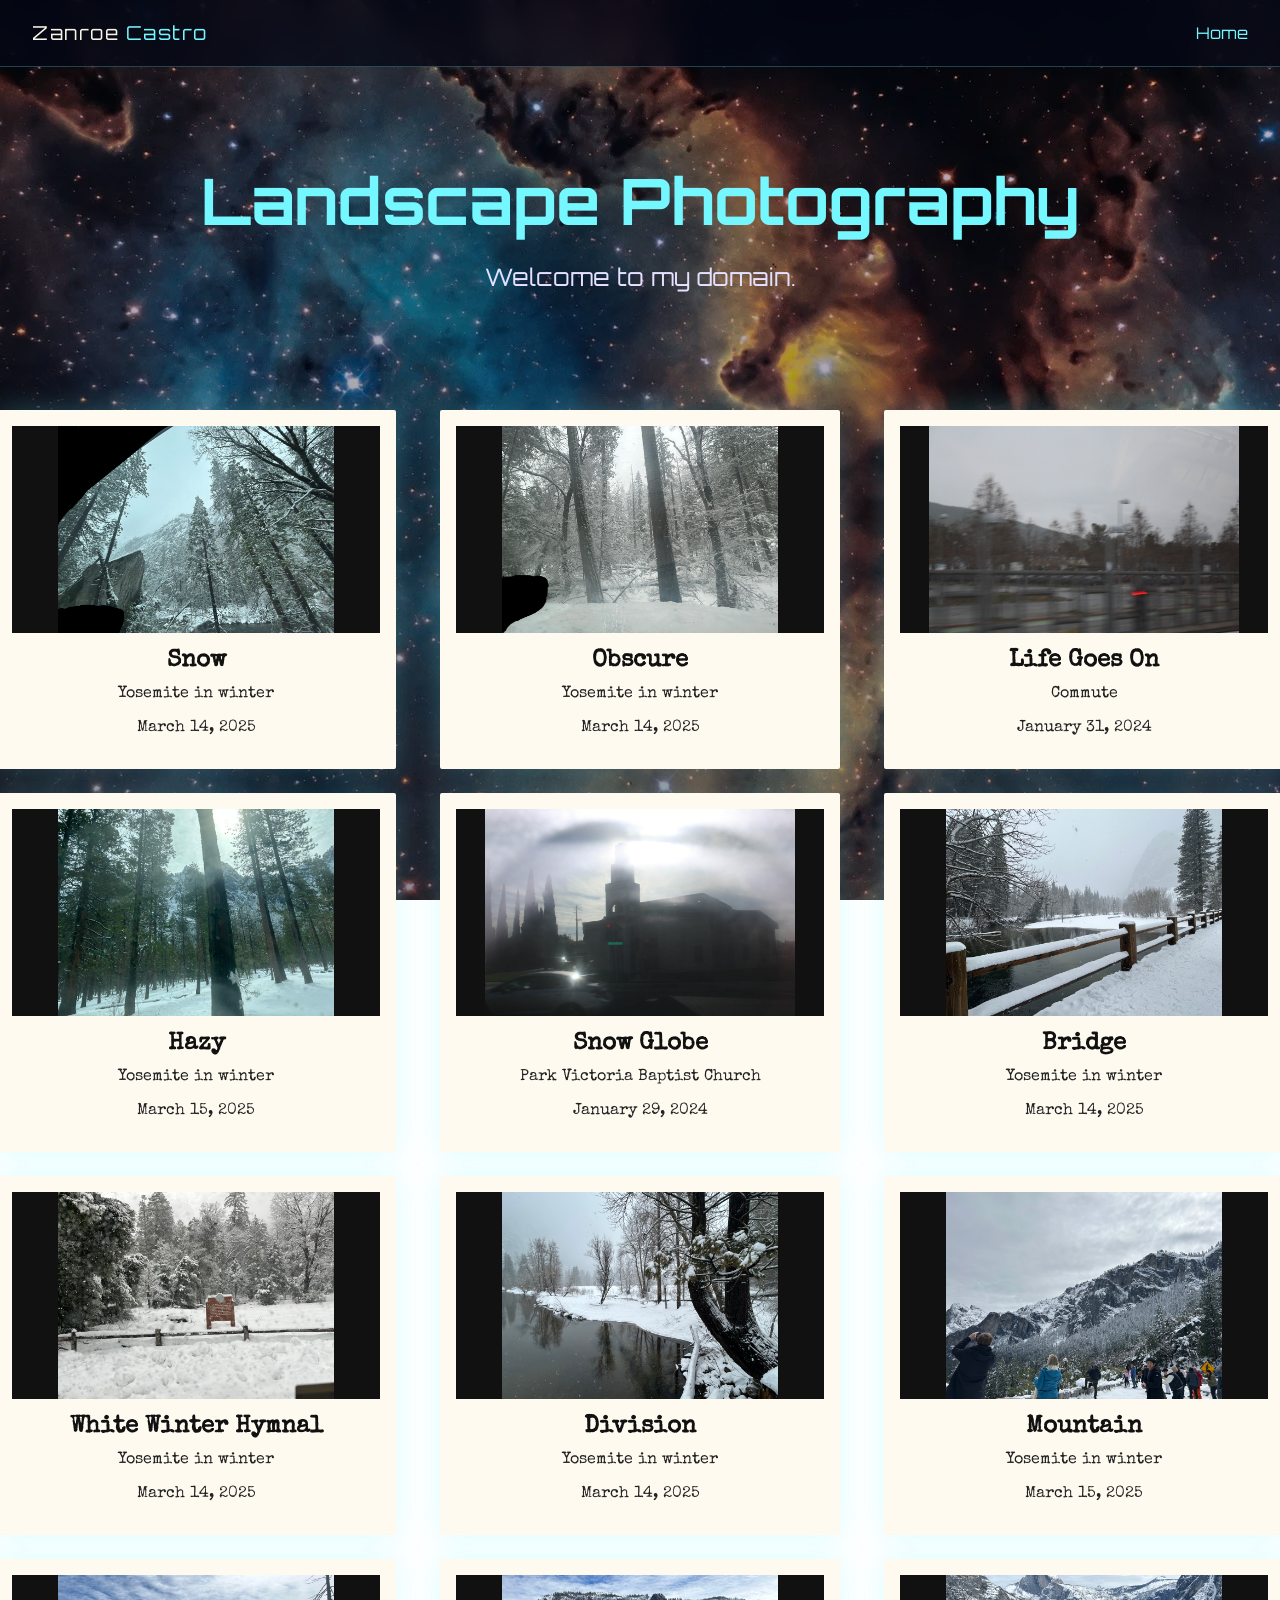
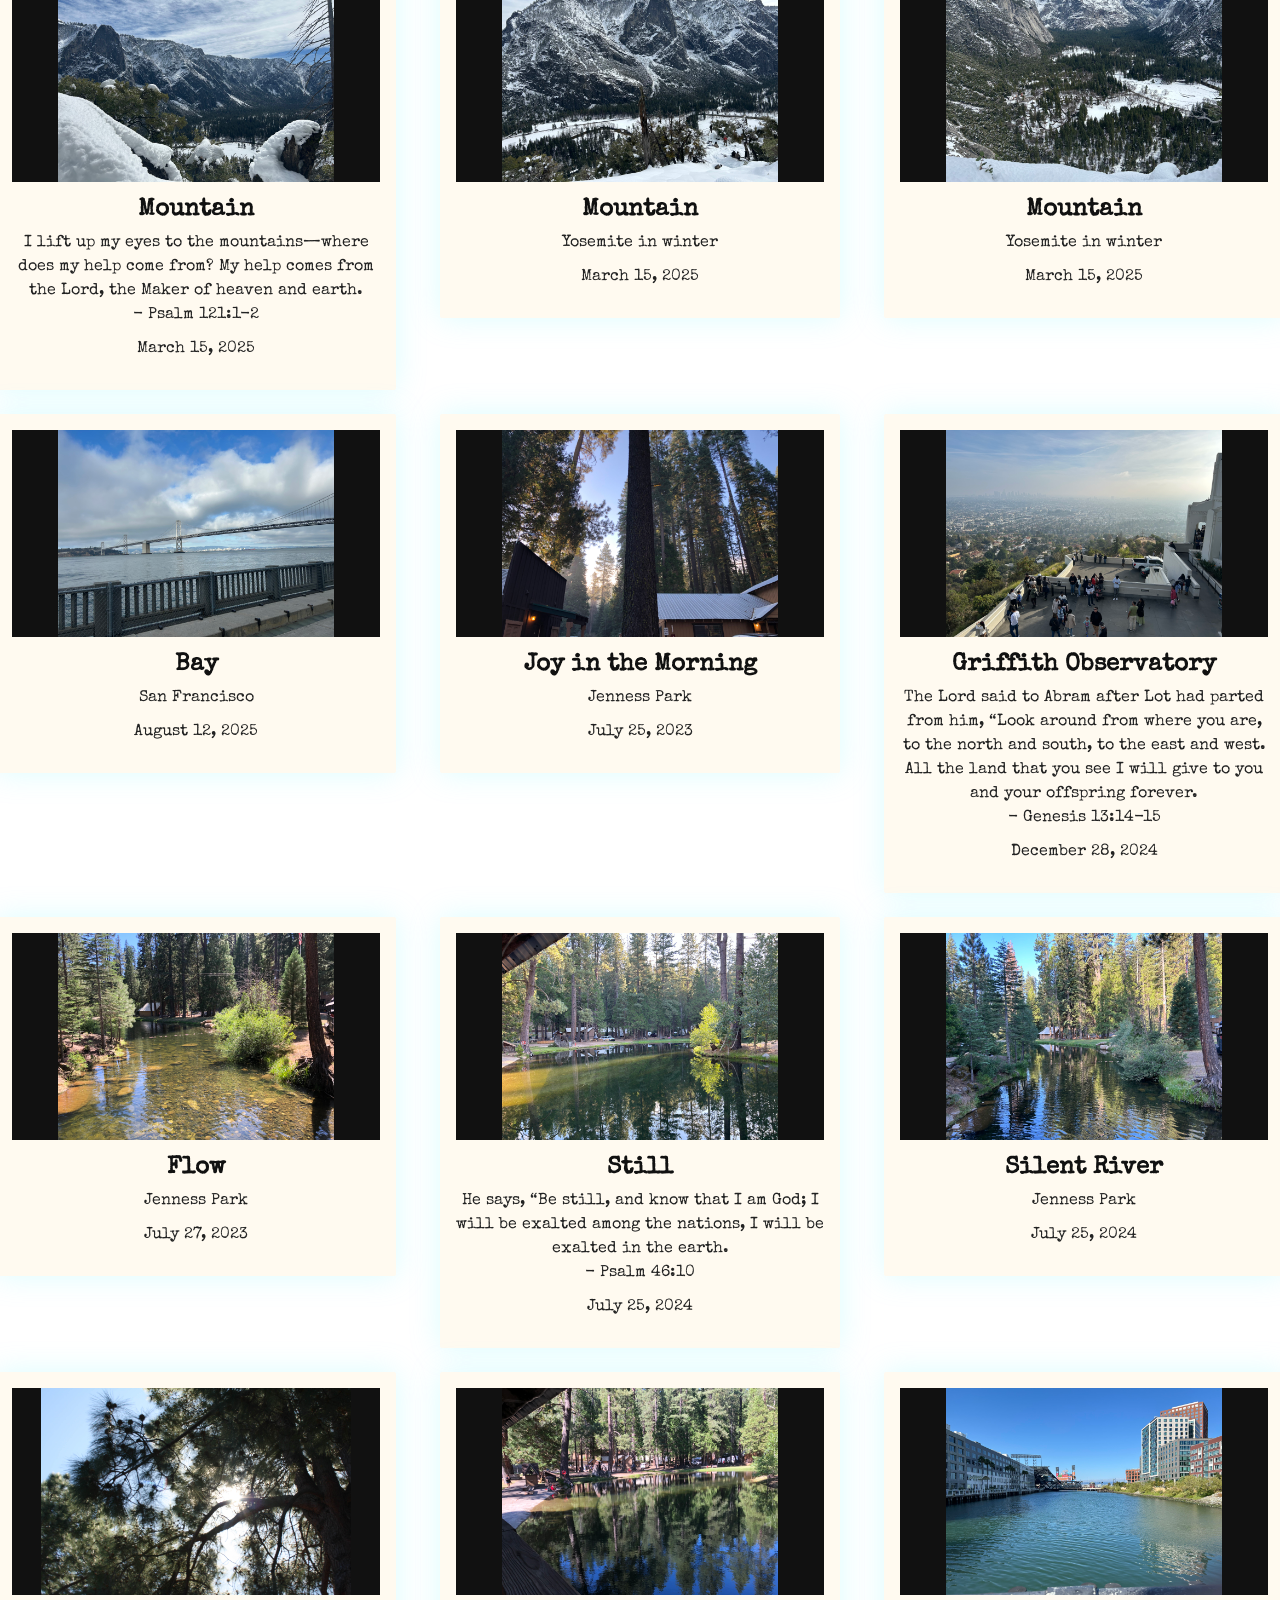
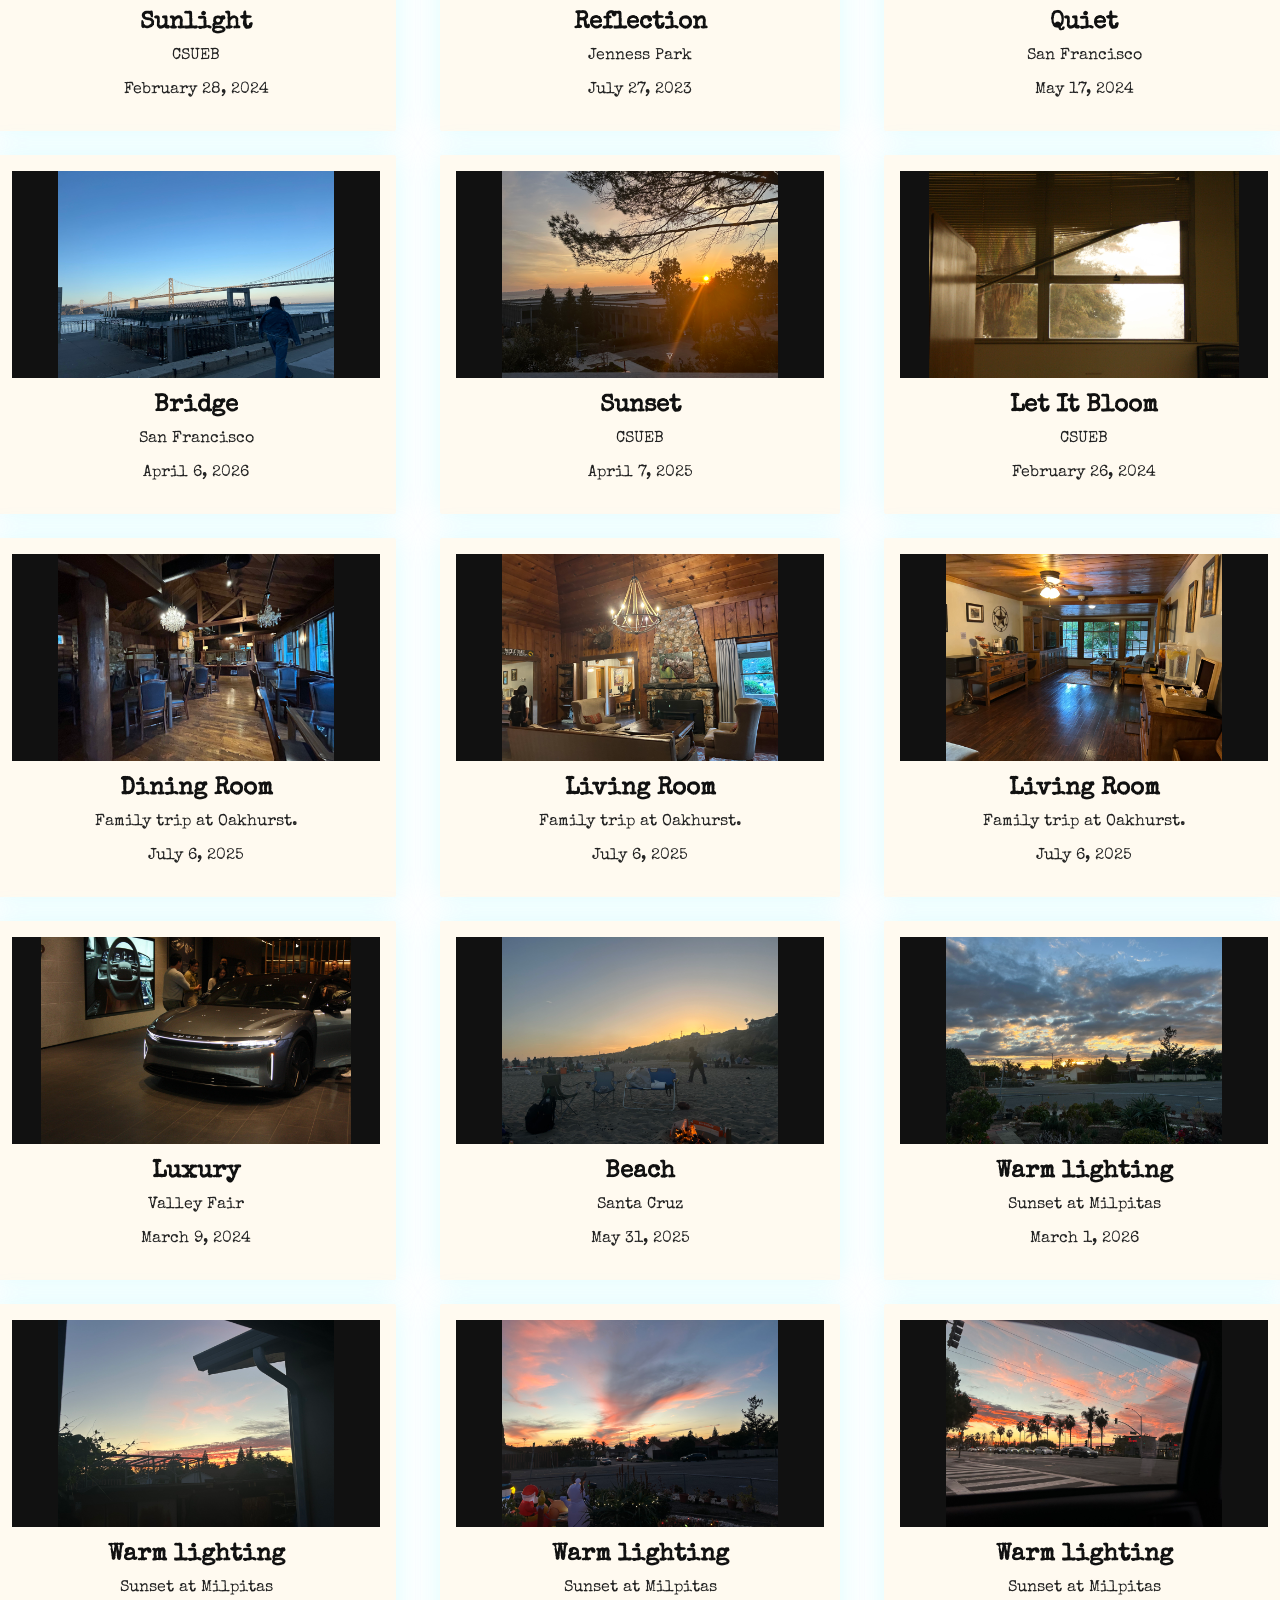
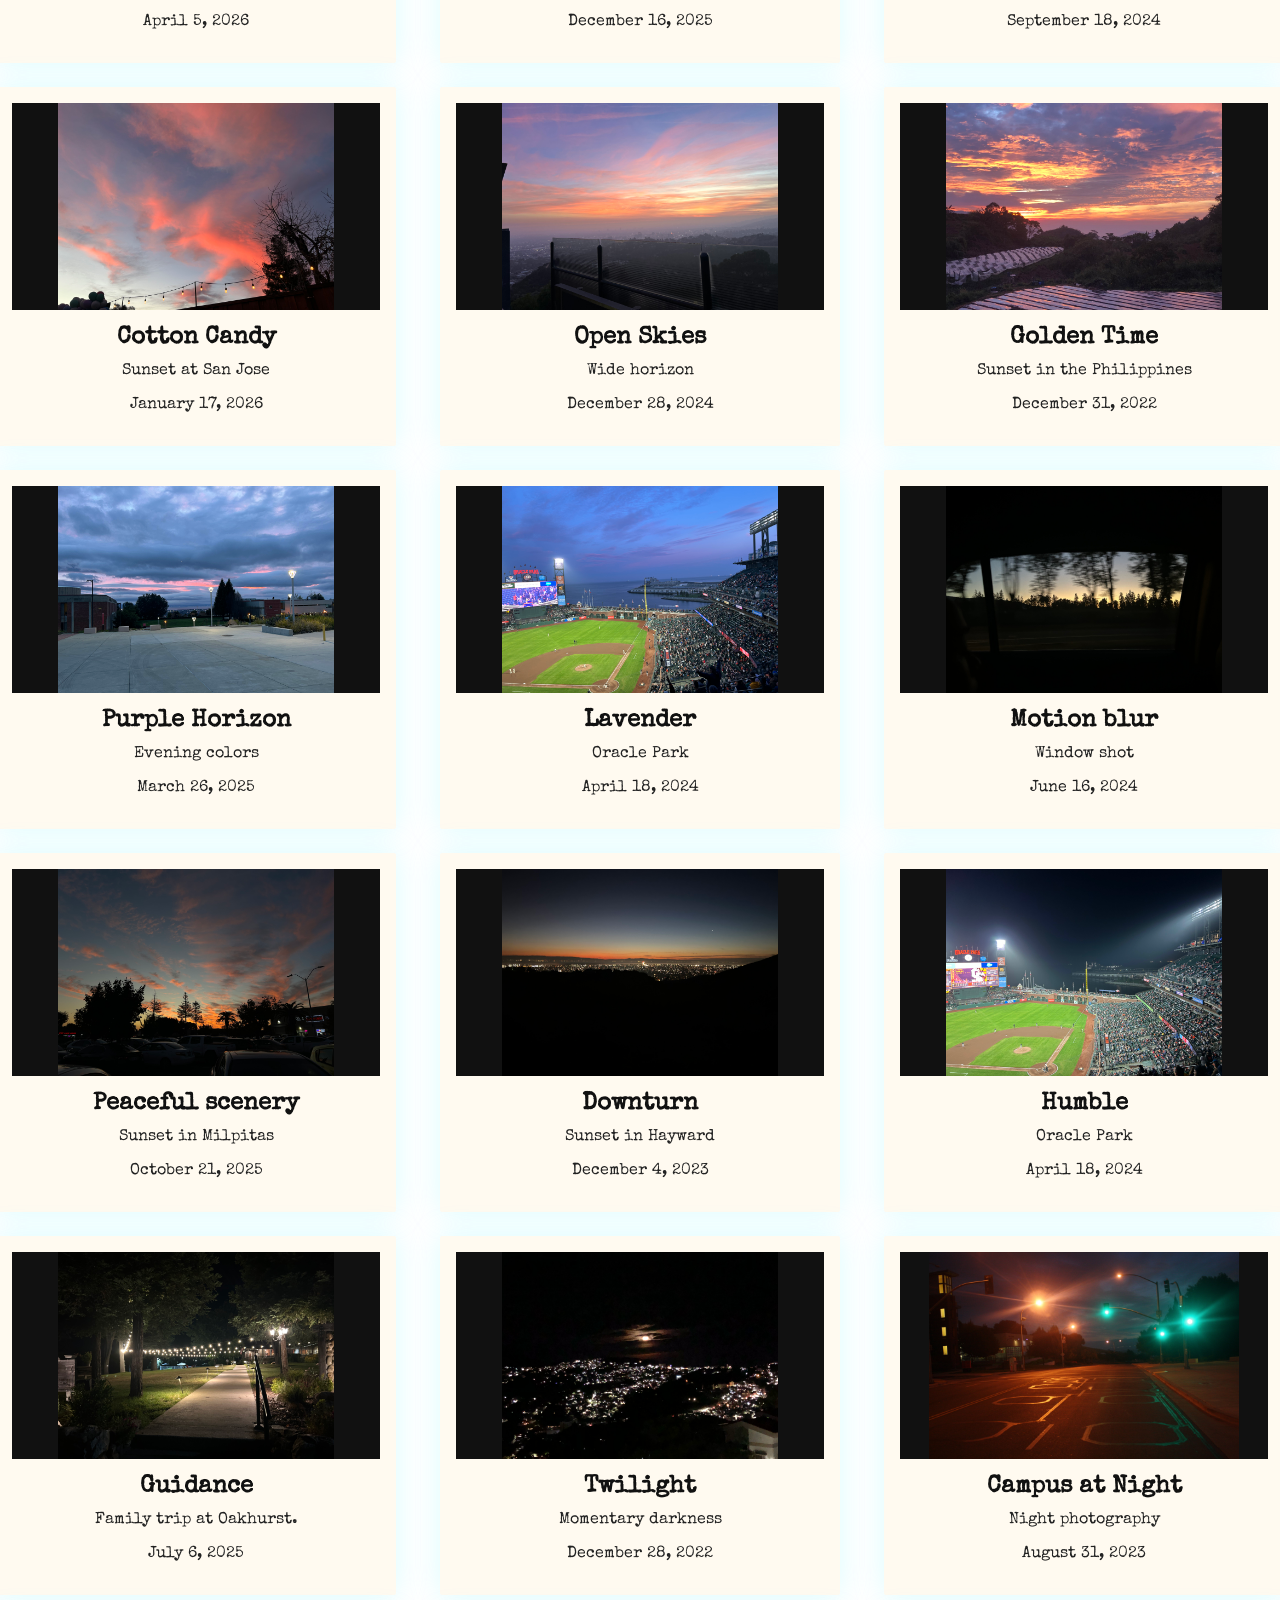
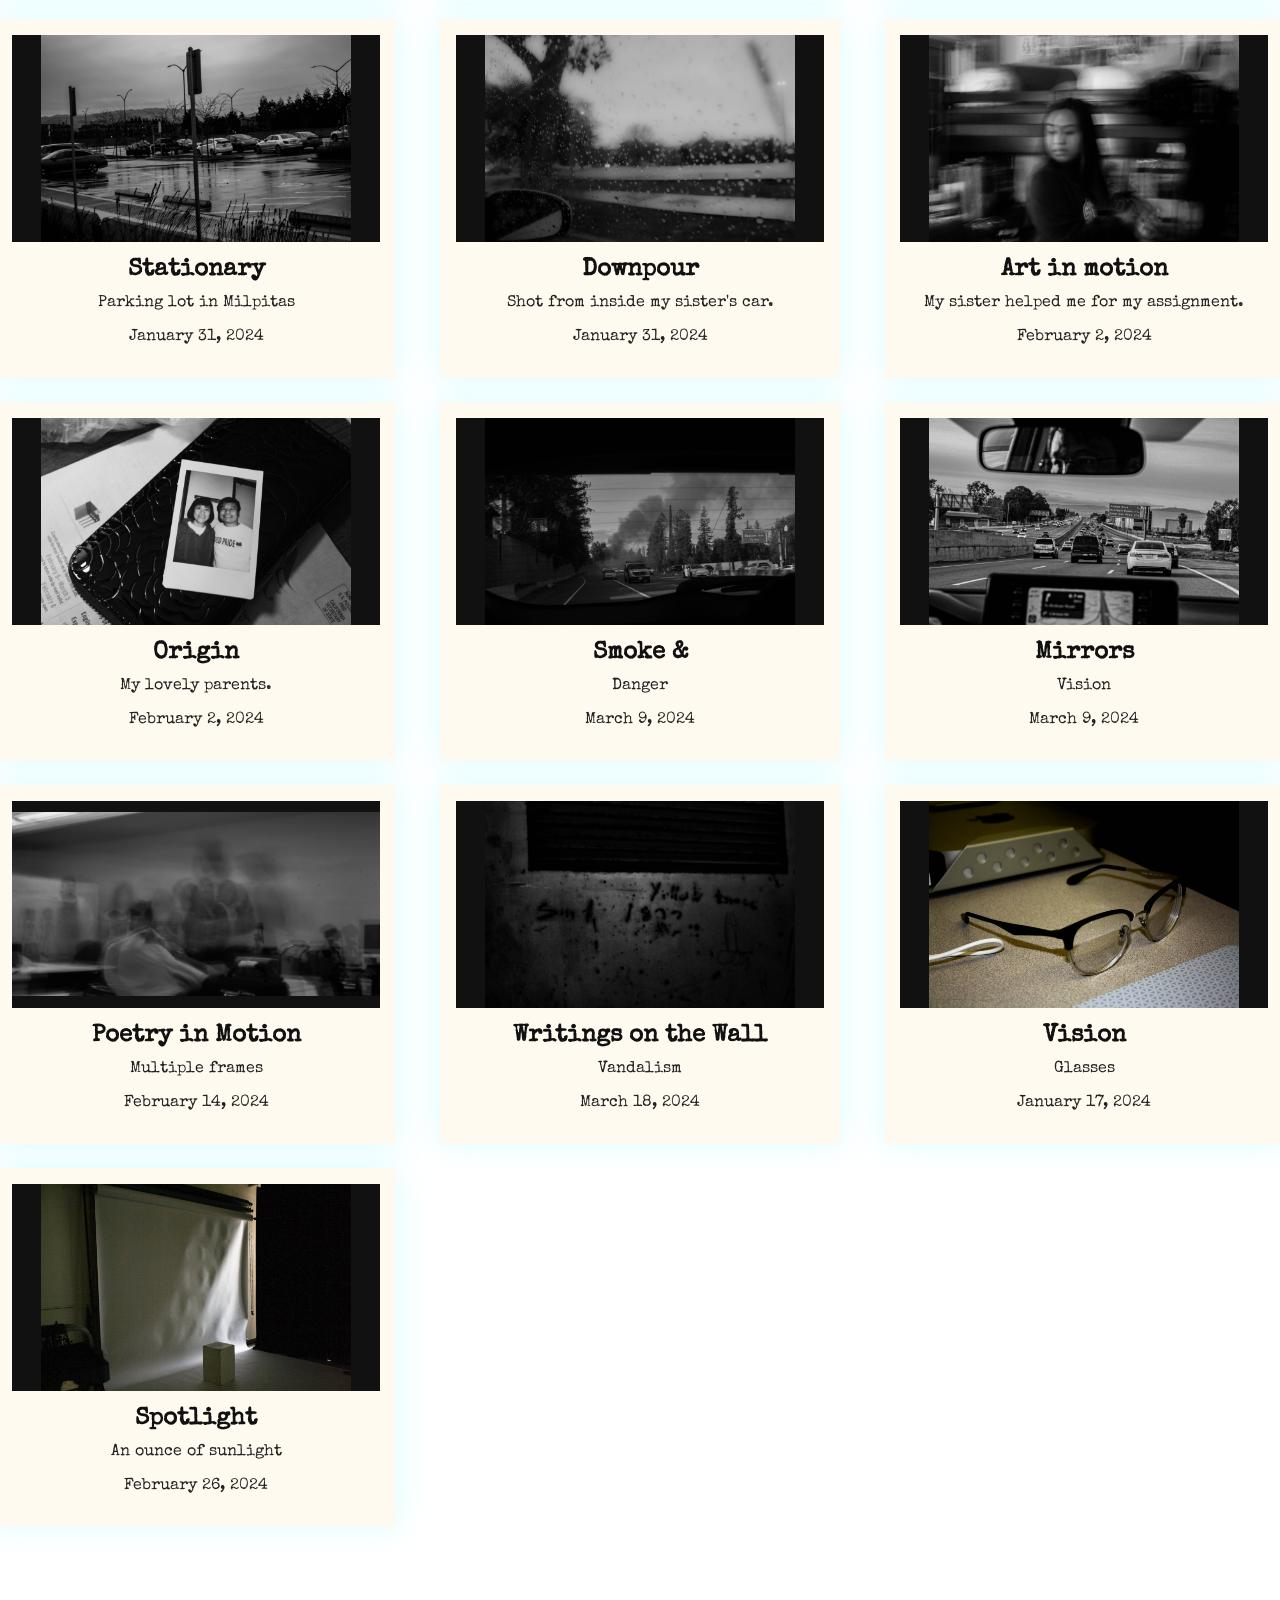
<file: photography-landscape.html>
<!doctype html>
<html lang="en">
<head>
  <meta charset="UTF-8">
  <meta name="viewport" content="width=device-width, initial-scale=1.0">
  <title>Landscape Photography</title>
  <link rel="stylesheet" href="style.css">
</head>

<body>

<nav>
  <div class="logo">Zanroe<span> Castro</span></div>
  <a class="back-home" href="index.html">Home</a>
</nav>

<header class="page-hero">
  <h1>Landscape Photography</h1>
  <p>Welcome to my domain.</p>
</header>

<section class="work-gallery landscape-gallery" id="landscapeGallery"></section>

<script src="plscript.js"></script>

</body>
</html>
</file>
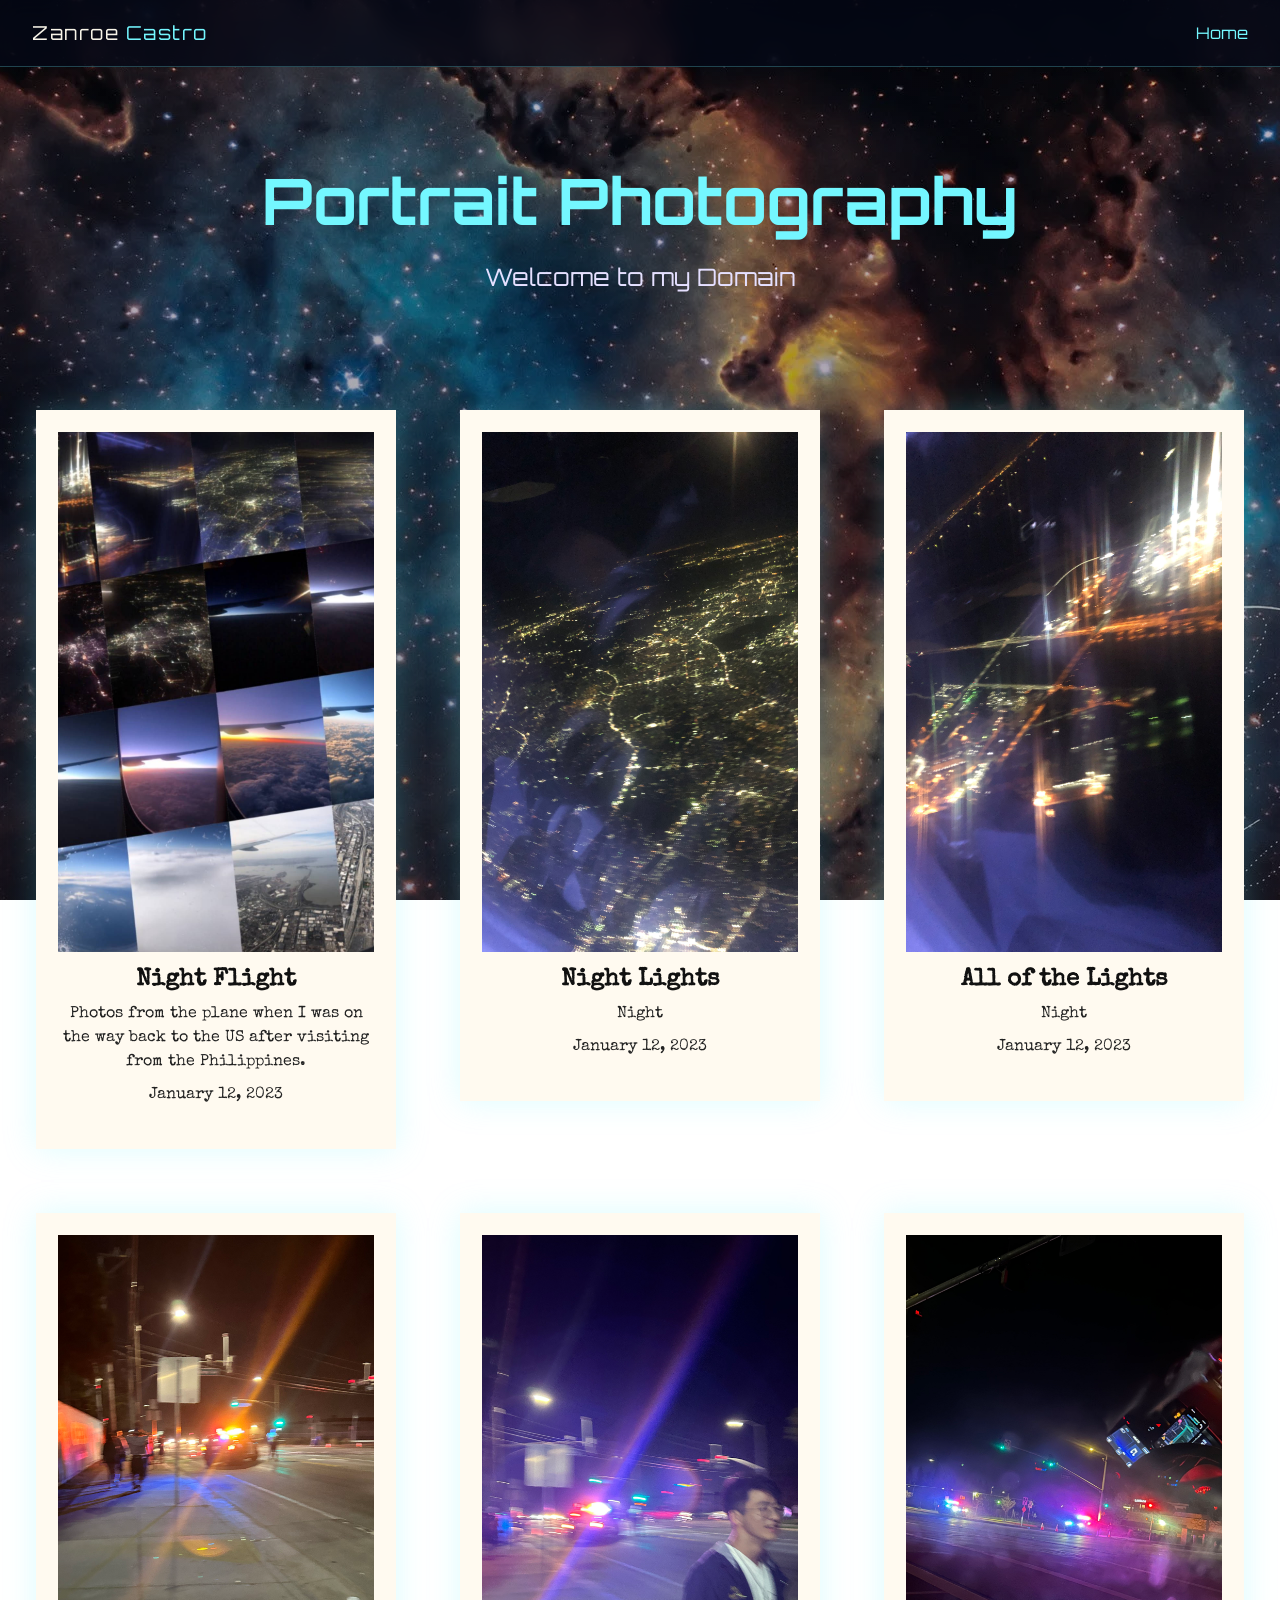
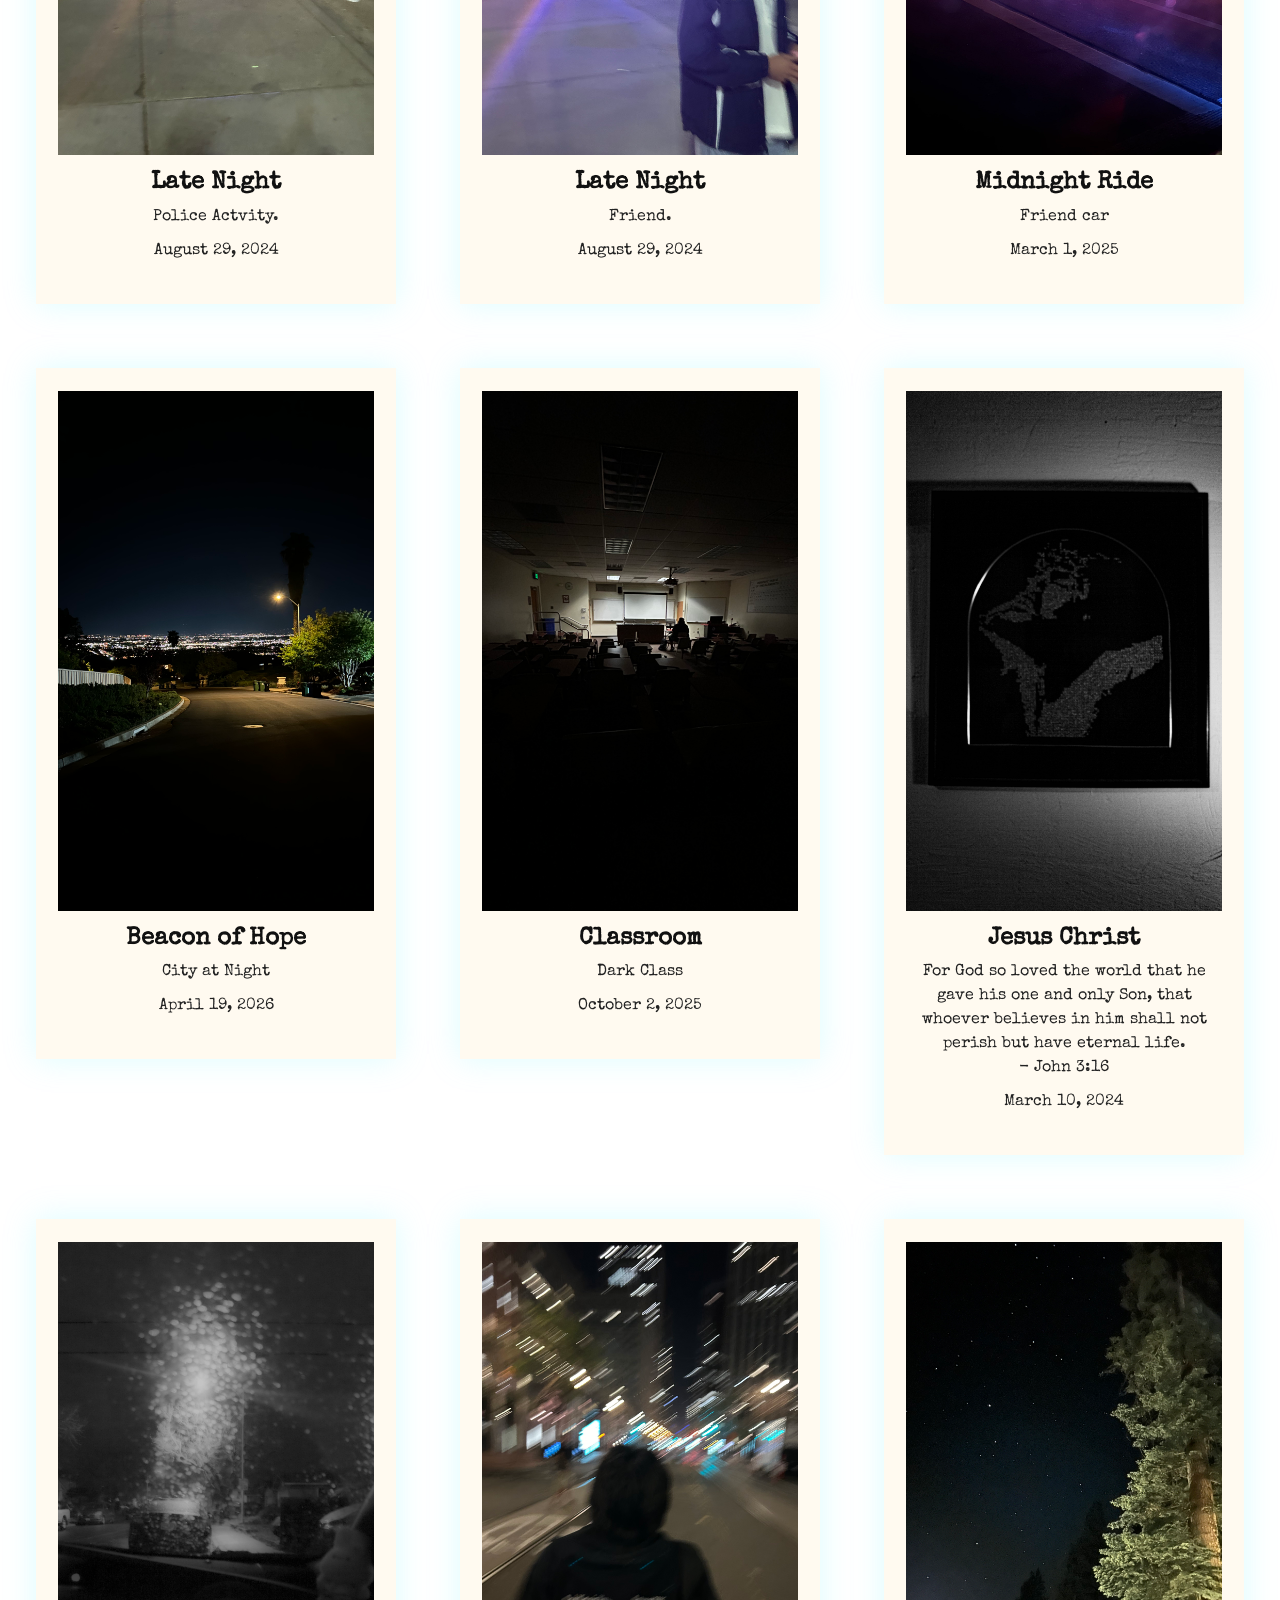
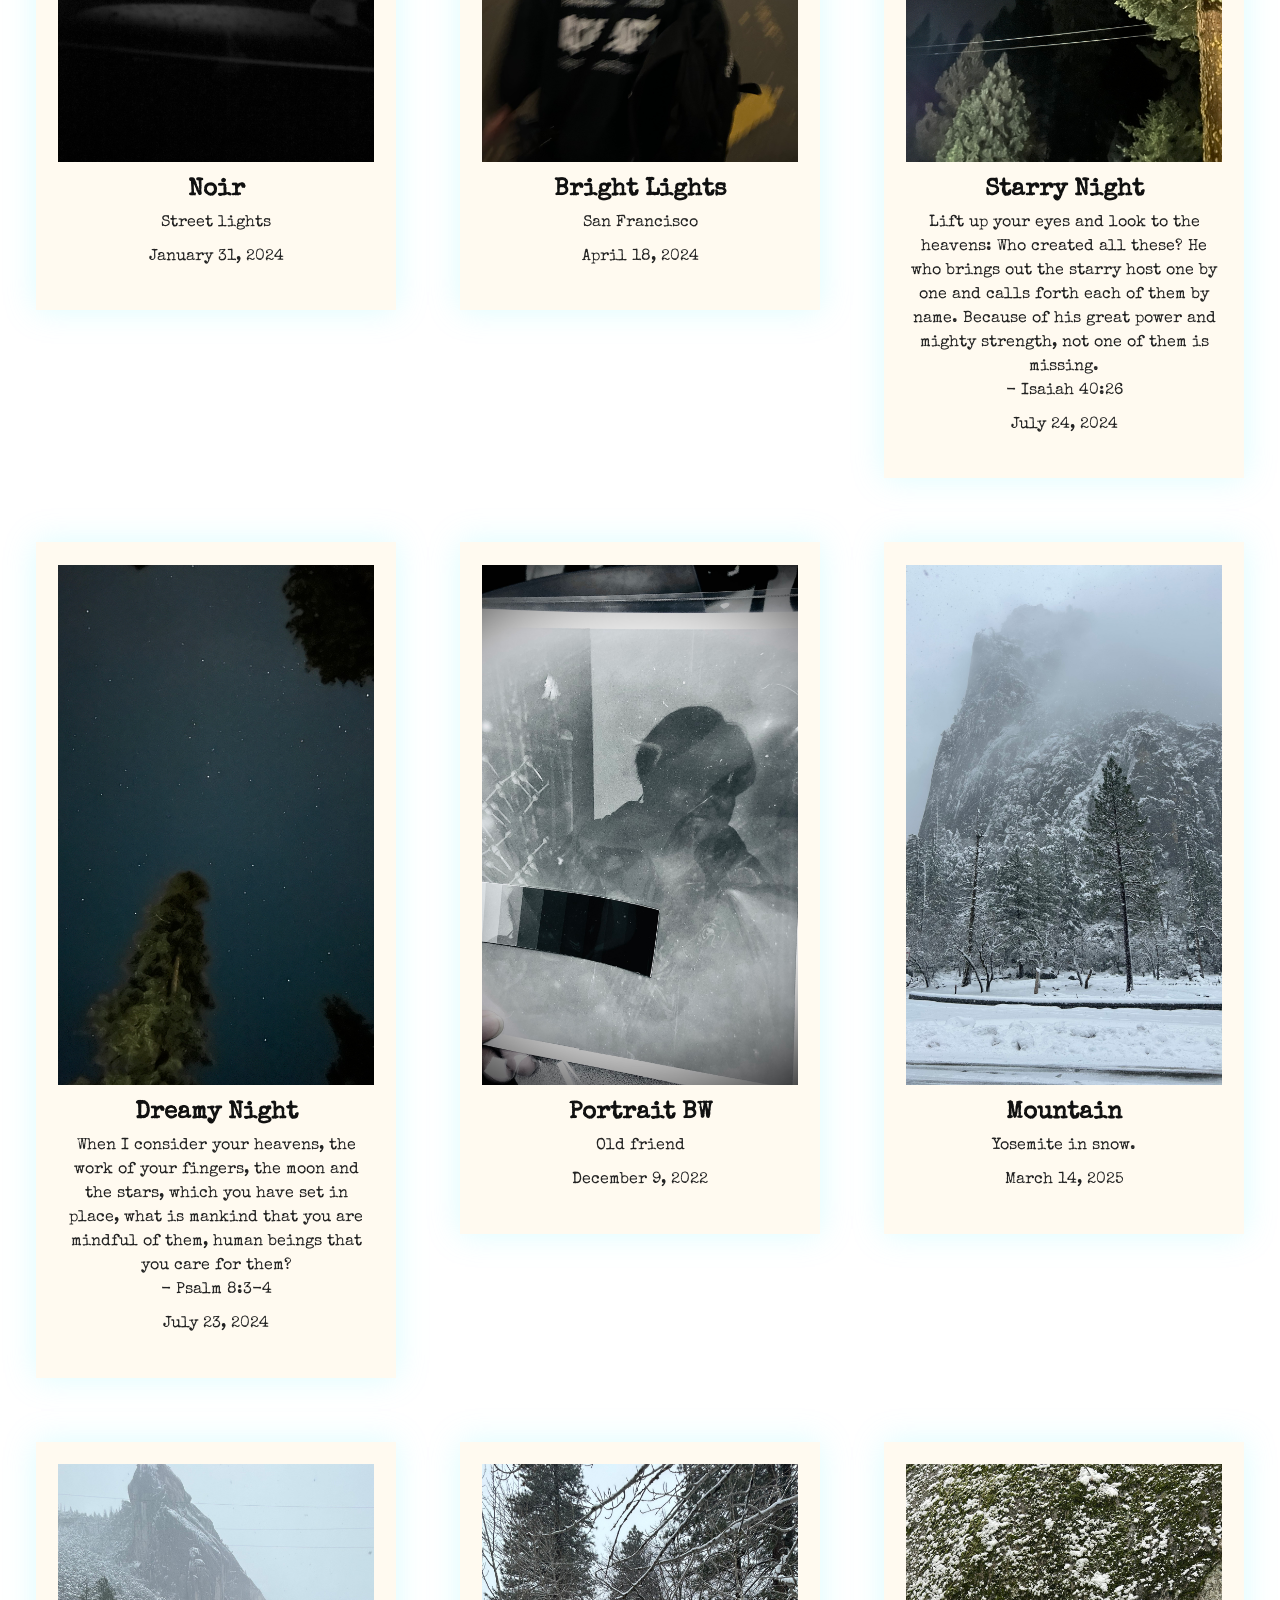
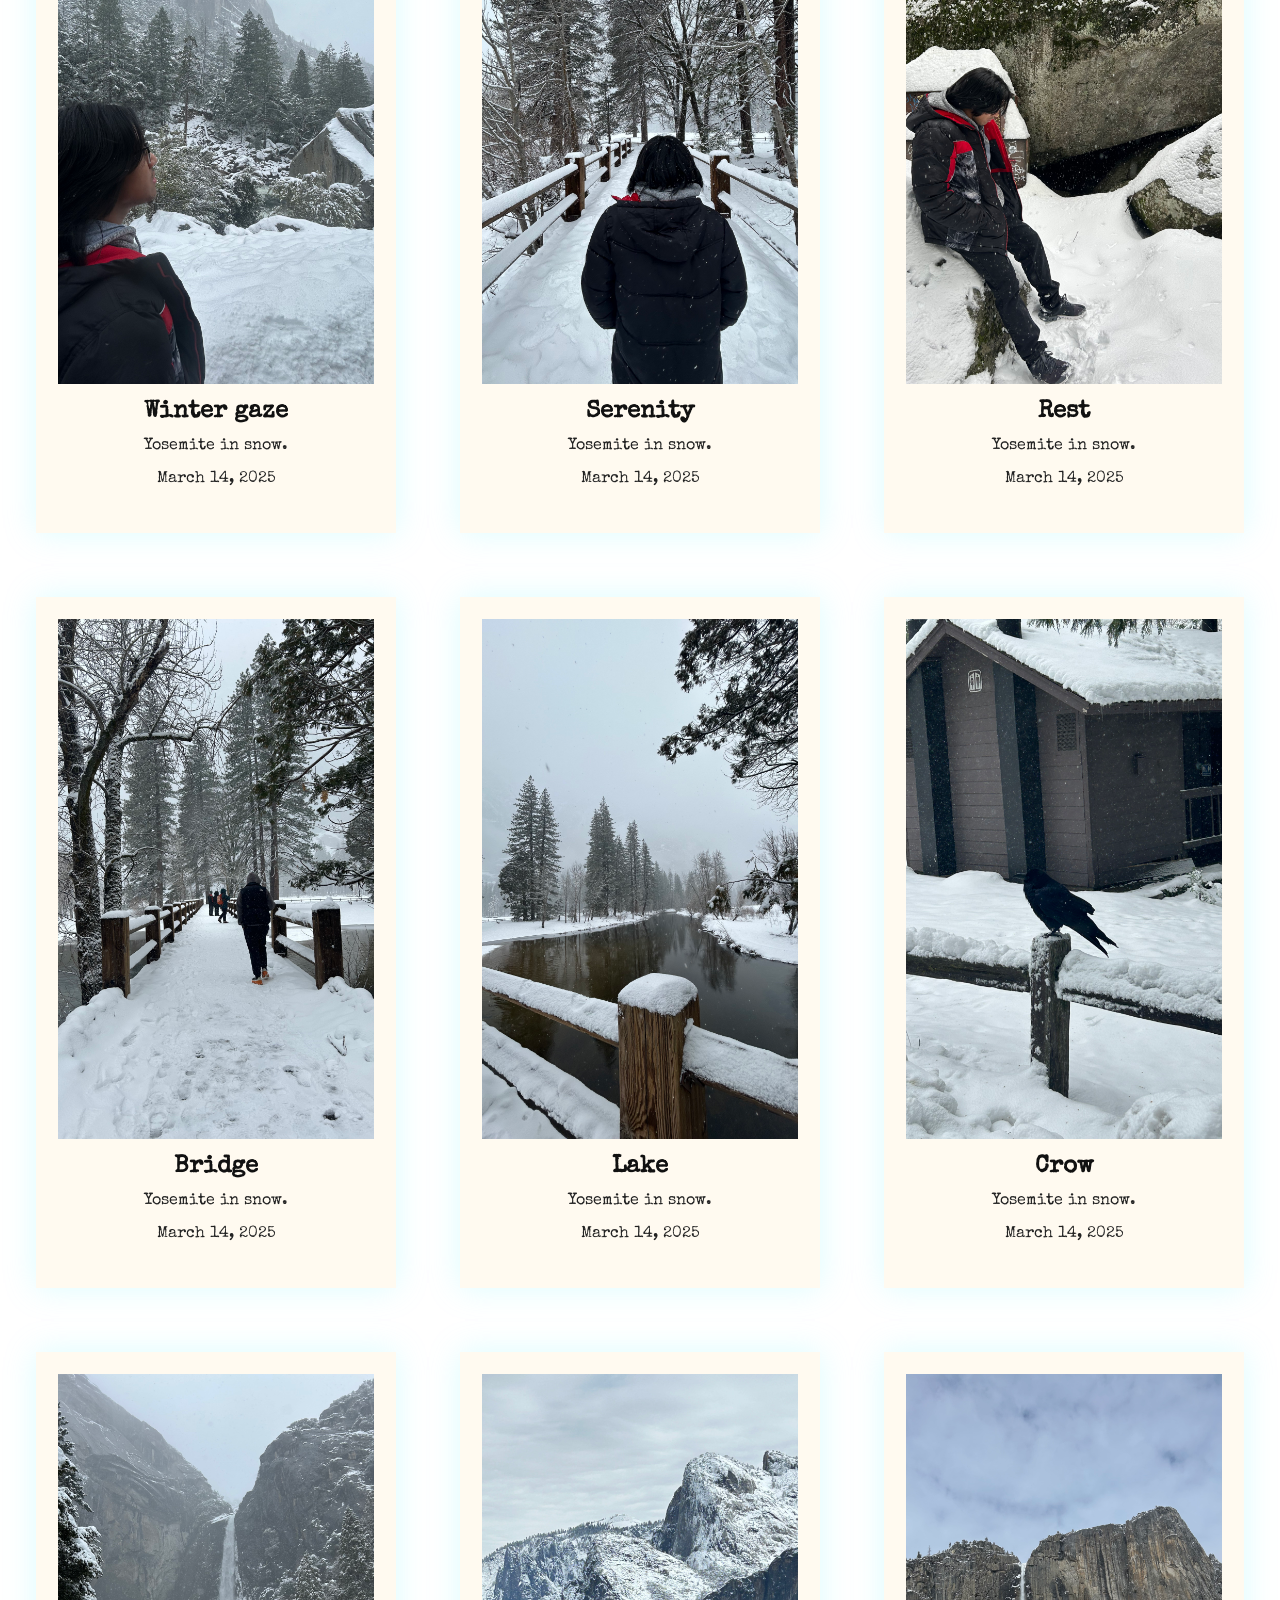
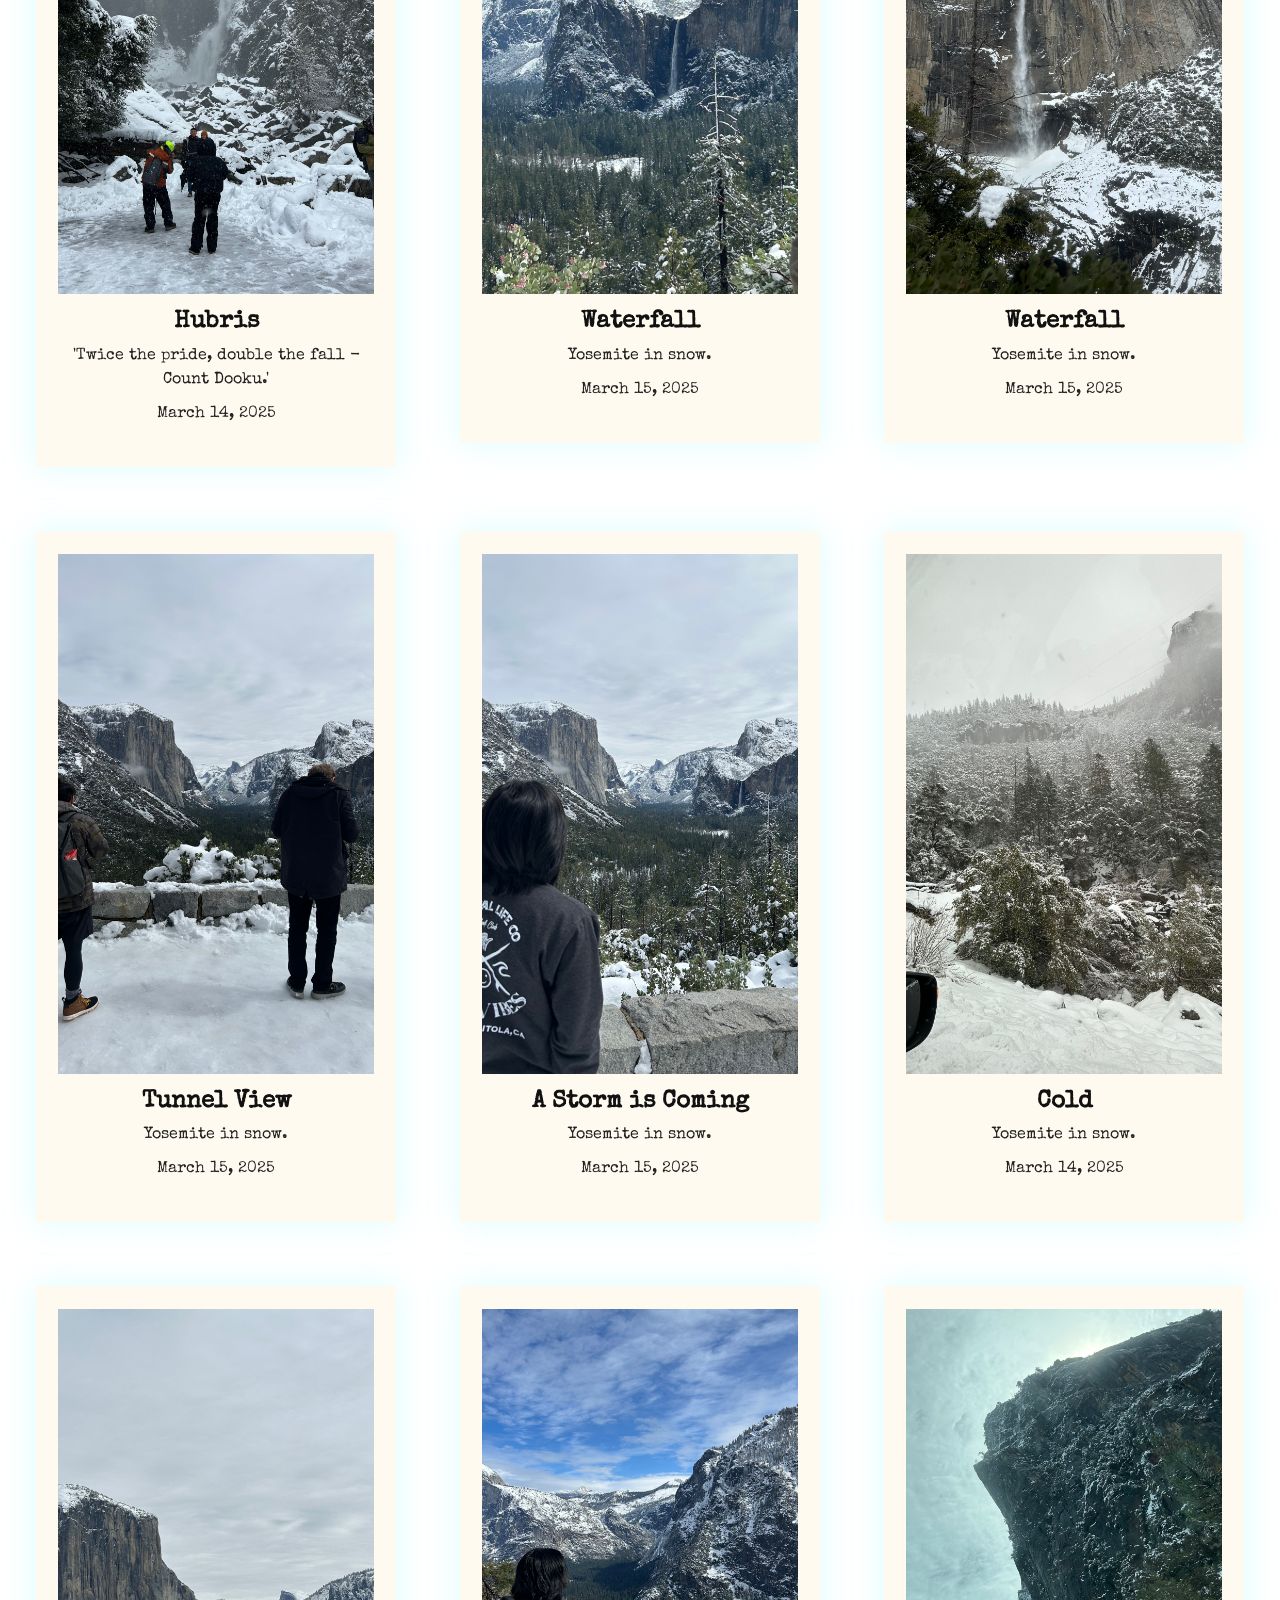
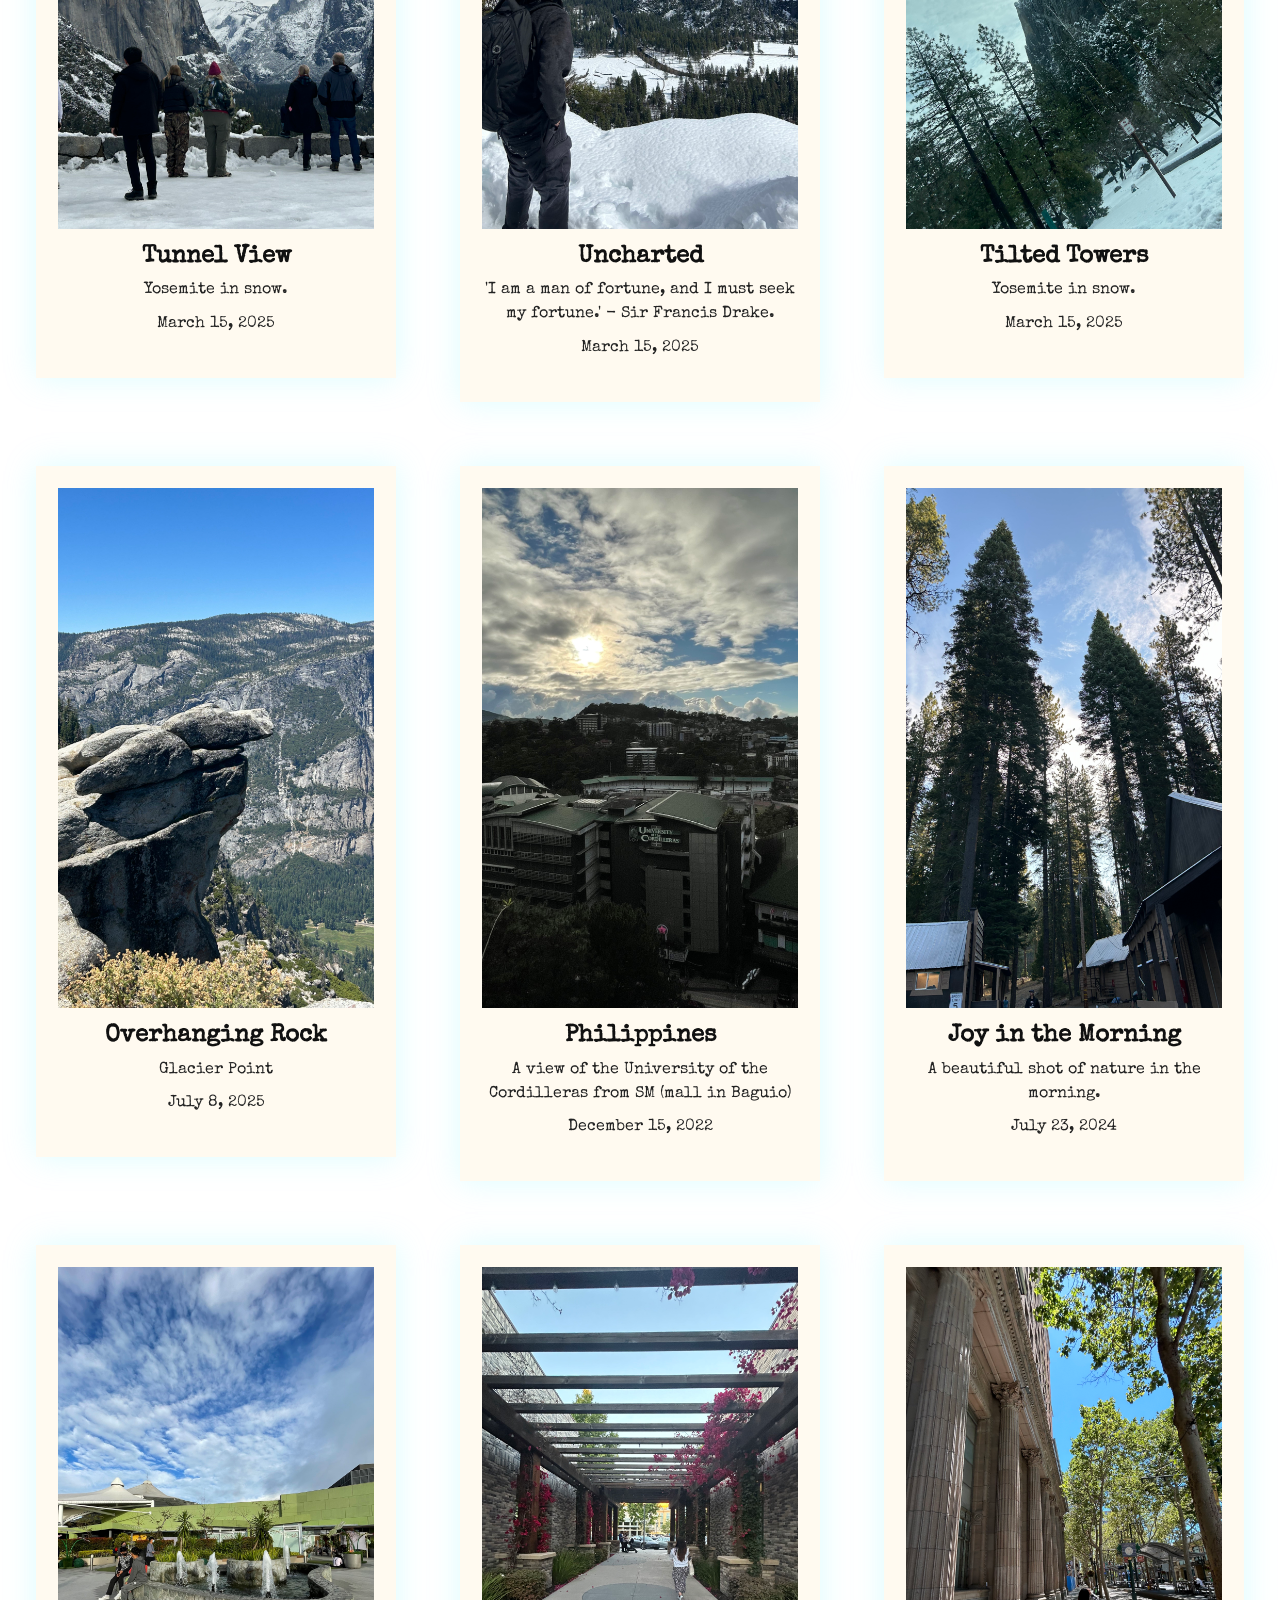
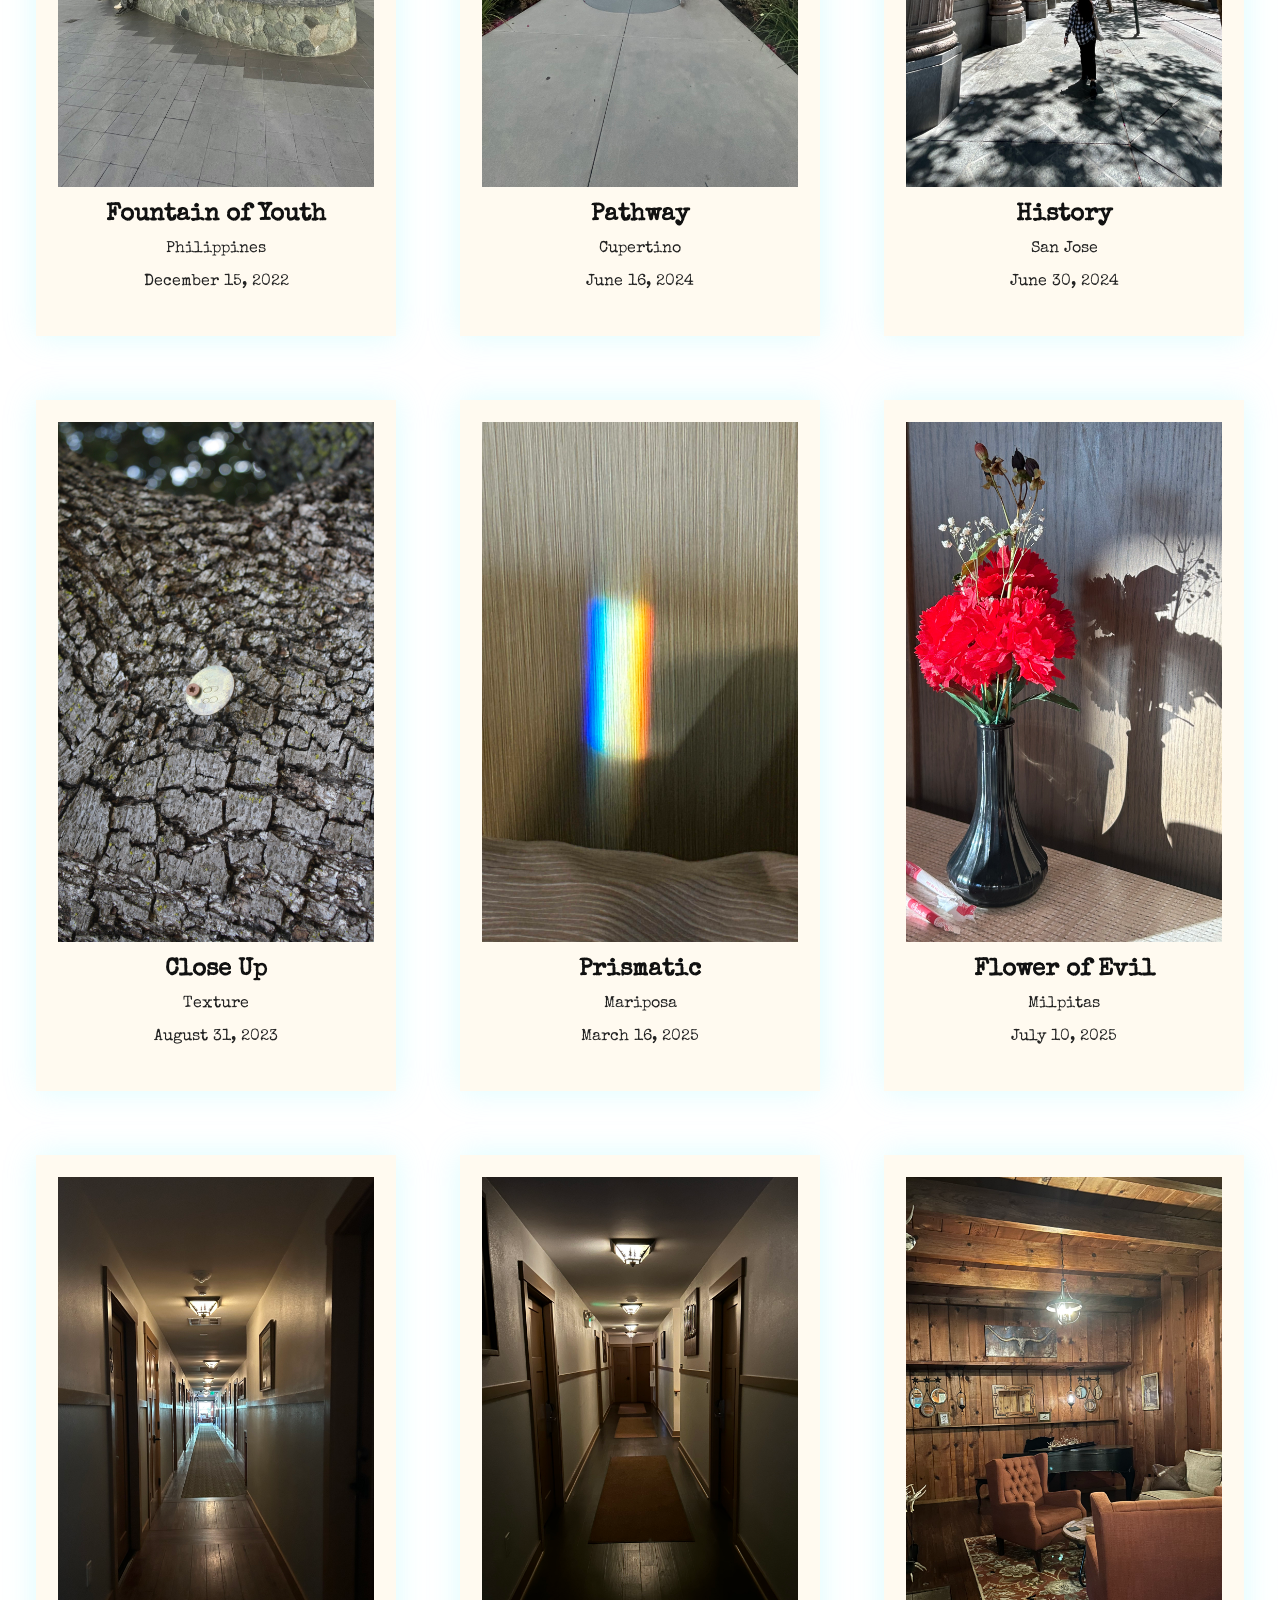
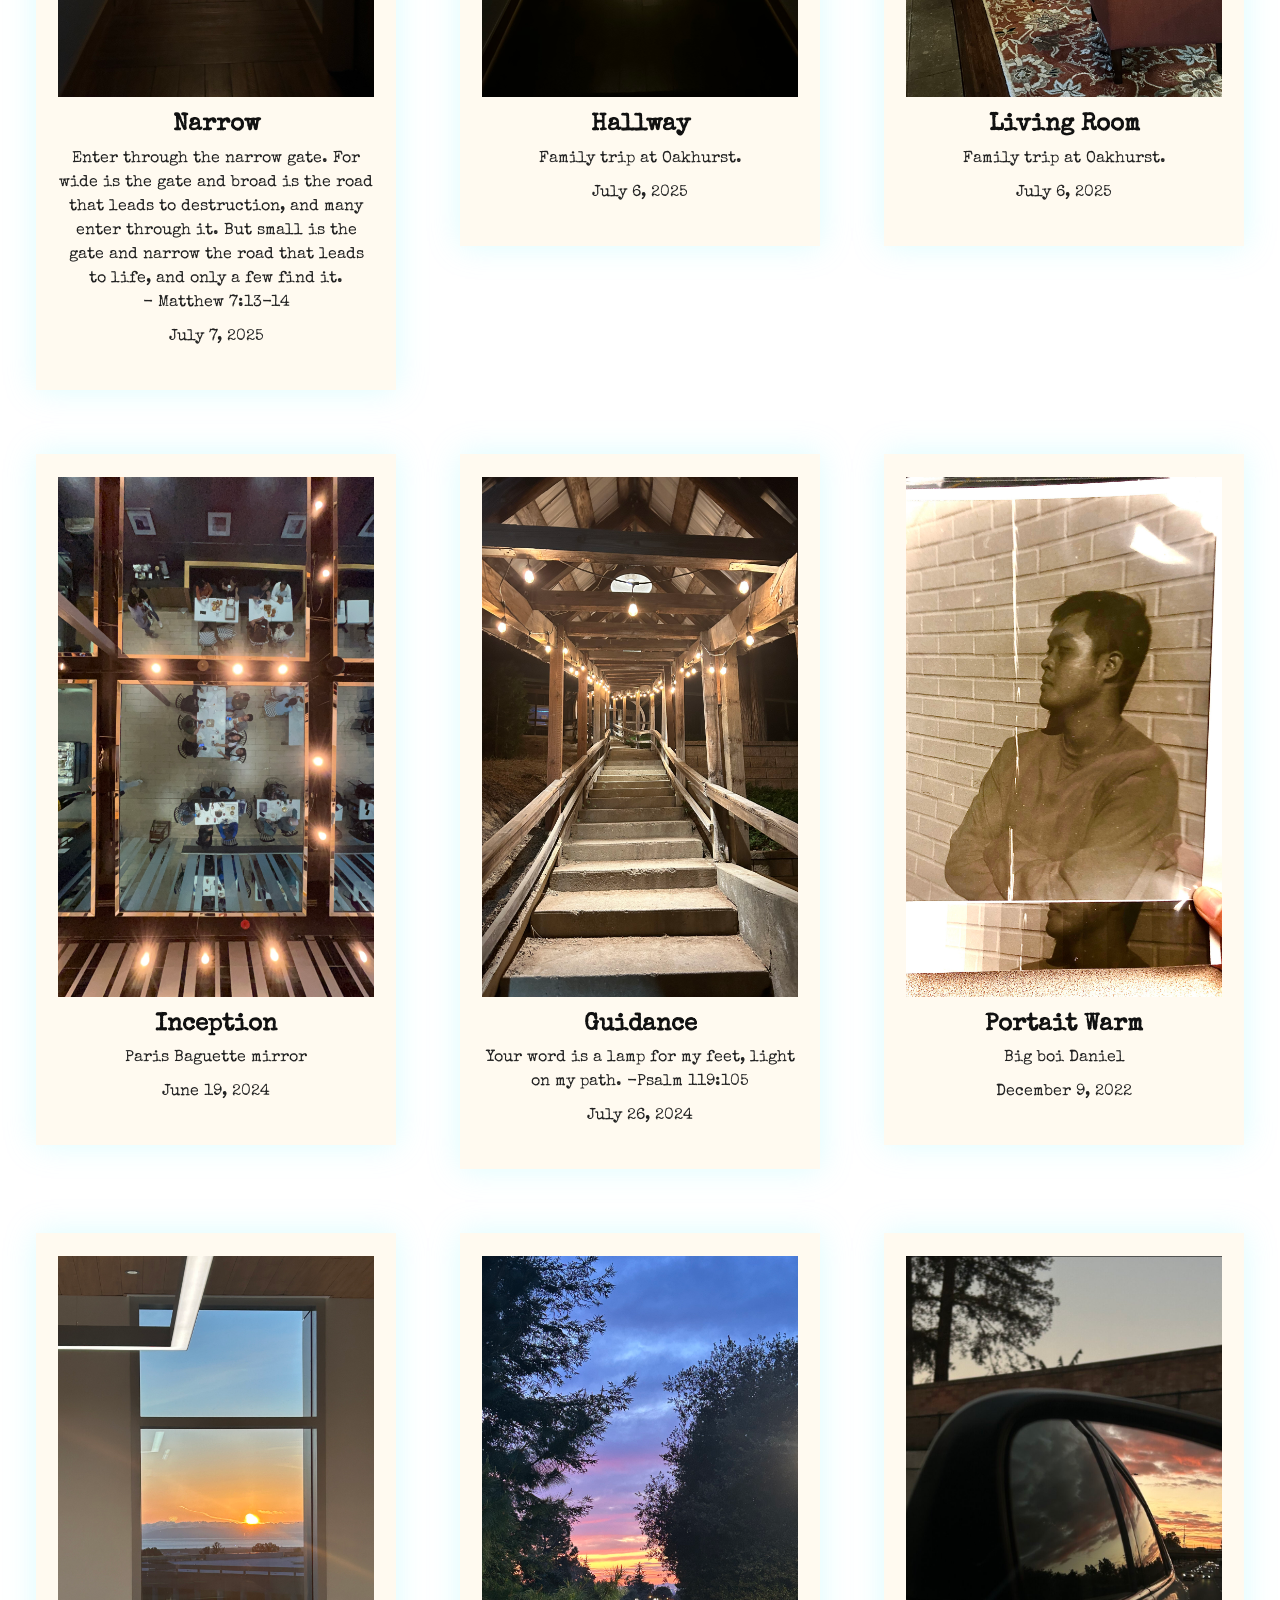
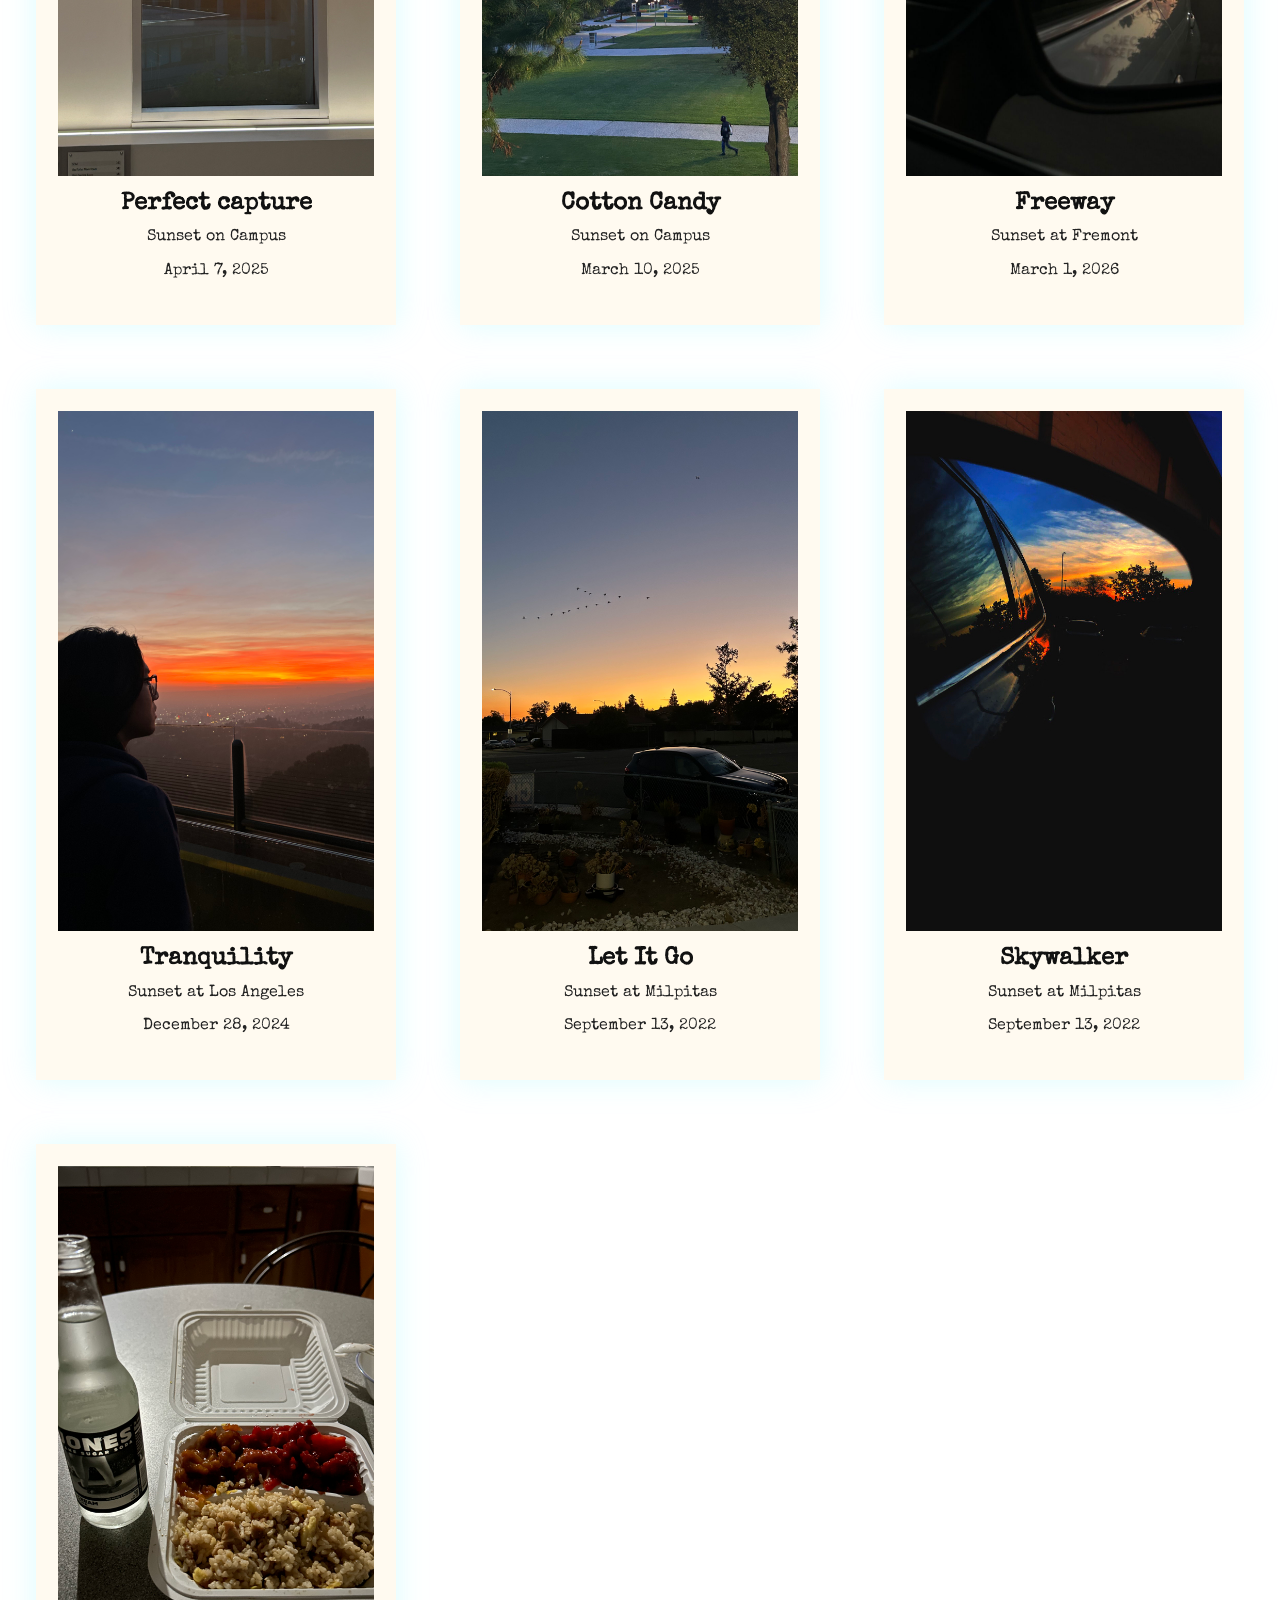
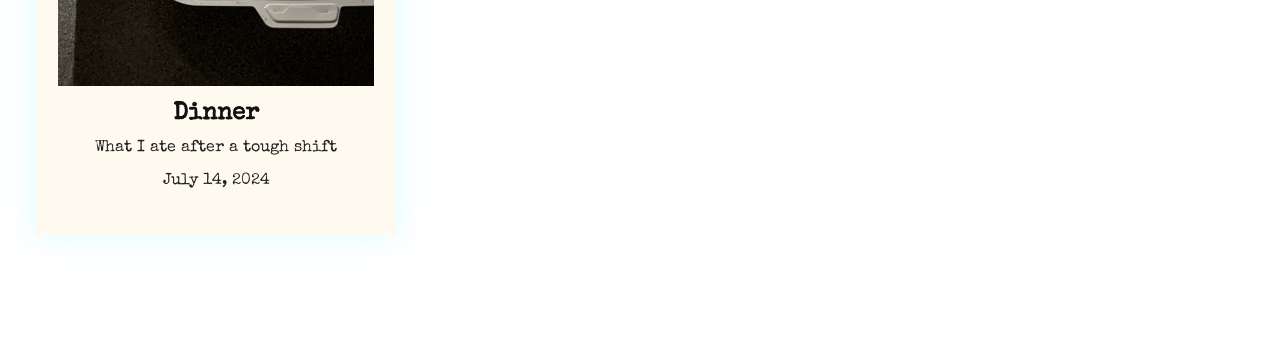
<file: photography-portrait.html>
<!doctype html>
<html lang="en">
<head>
  <meta charset="UTF-8">
  <meta name="viewport" content="width=device-width, initial-scale=1.0">
  <title>Portrait Photography</title>
  <link rel="stylesheet" href="style.css">
</head>

<body>

<nav>
  <div class="logo">Zanroe<span> Castro</span></div>
  <a class="back-home" href="index.html">Home</a>
</nav>

<header class="page-hero">
  <h1>Portrait Photography</h1>
  <p>Welcome to my Domain</p>
</header>

<section class="work-gallery portrait-gallery" id="portraitGallery"></section>

<script src="ppscript.js"></script>

</body>
</html>
</file>
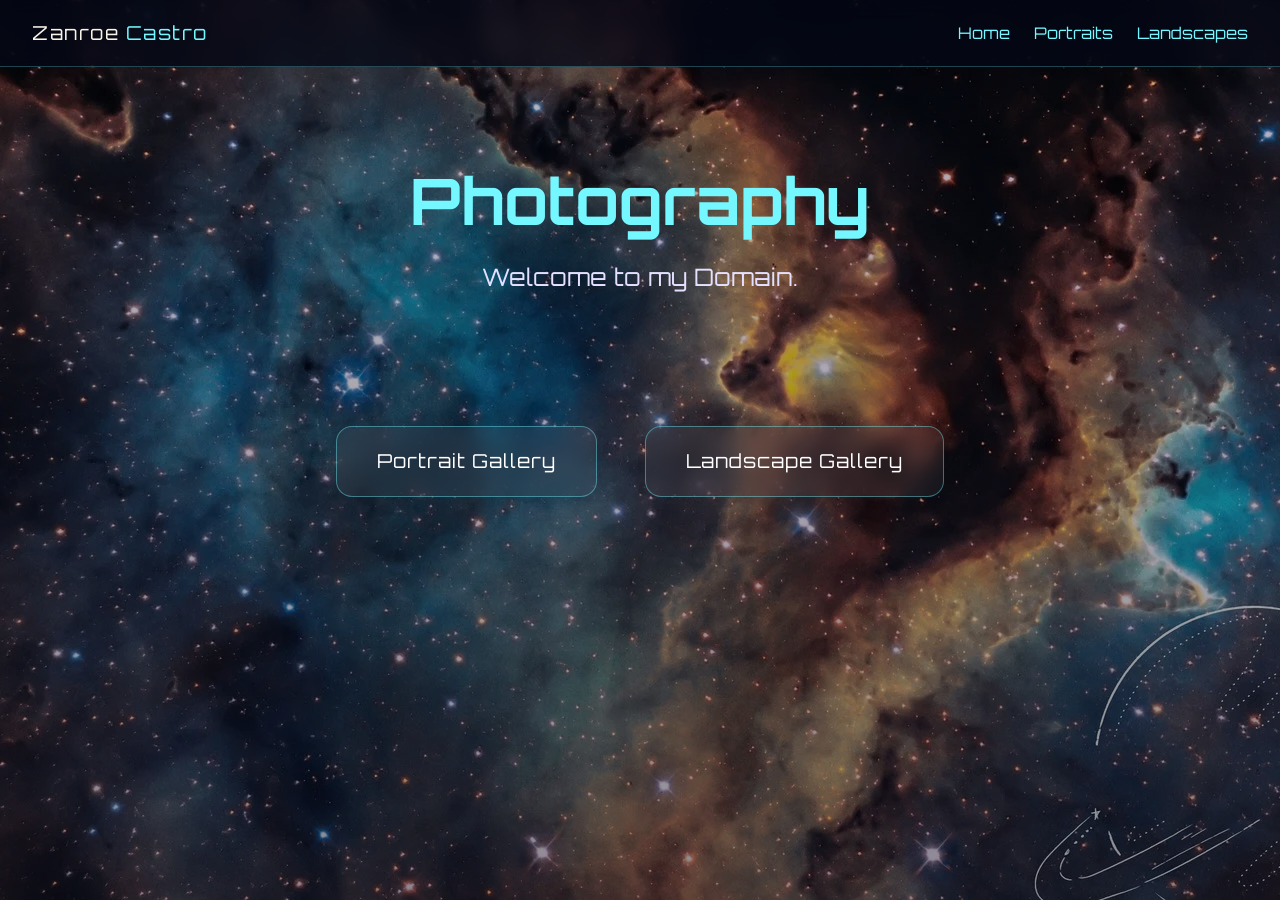
<file: photography.html>
<!doctype html>
<html lang="en">
<head>
  <meta charset="UTF-8">
  <meta name="viewport" content="width=device-width, initial-scale=1.0">
  <title>Photography</title>
  <link rel="stylesheet" href="style.css">
</head>

<body>

  <nav>
    <div class="logo">Zanroe<span> Castro</span></div>

    <div class="nav-links">
      <a href="index.html">Home</a>
      <a href="photography-portrait.html">Portraits</a>
      <a href="photography-landscape.html">Landscapes</a>
    </div>
  </nav>

  <header class="page-hero">
    <h1>Photography</h1>
    <p>Welcome to my Domain.</p>
  </header>

  <section class="photo-buttons">
    <a href="photography-portrait.html" class="photo-page-link">
      Portrait Gallery
    </a>

    <a href="photography-landscape.html" class="photo-page-link">
      Landscape Gallery
    </a>
  </section>

</body>
</html>
</file>
<file: style.css>
@import url("https://fonts.googleapis.com/css2?family=Orbitron:wght@400;600;700&family=Special+Elite&display=swap");

* {
  box-sizing: border-box;
  margin: 0;
  padding: 0;
}

:root {
  --space: #050816;
  --star: #f8f4e8;
  --cyan: #74f7ff;
  --polaroid: #fffaf0;
  --shadow: rgba(116, 247, 255, 0.35);
}

html {
  scroll-behavior: smooth;
}

body {
  min-height: 100vh;
  overflow-x: hidden;
  color: var(--star);
  font-family: "Orbitron", sans-serif;
  background-image:
    linear-gradient(rgba(5, 8, 22, 0.25), rgba(5, 8, 22, 0.45)),
    url("canva-colorful-illustration-galaxy-desktop-wallpaper-XY3nugZSkII.jpg.webp");
  background-size: cover;
  background-position: center;
  background-repeat: no-repeat;
  background-attachment: fixed;
}

nav {
  position: fixed;
  top: 0;
  left: 0;
  right: 0;
  padding: 1.3rem 2rem;
  z-index: 100;
  display: flex;
  justify-content: space-between;
  align-items: center;
  background: rgba(5, 8, 22, 0.78);
  backdrop-filter: blur(12px);
  border-bottom: 1px solid rgba(116, 247, 255, 0.25);
}

.nav-links {
  display: flex;
  gap: 1.5rem;
}

.nav-links a {
  color: var(--cyan);
  text-decoration: none;
  font-size: 1rem;
}

.photo-buttons {
  display: flex;
  justify-content: center;
  gap: 3rem;
  flex-wrap: wrap;
  padding: 5rem 2rem 8rem;
}

.photo-page-link {
  text-decoration: none;
  color: white;
  border: 1px solid rgba(116, 247, 255, 0.4);
  padding: 1.4rem 2.5rem;
  border-radius: 16px;
  background: rgba(255,255,255,0.05);
  backdrop-filter: blur(10px);
  transition: 0.3s;
  font-size: 1.2rem;
  letter-spacing: 0.05em;
}

.photo-page-link:hover {
  transform: translateY(-6px) scale(1.03);
  background: rgba(116,247,255,0.15);
  box-shadow: 0 0 30px rgba(116,247,255,0.35);
}

.logo {
  font-size: 1.2rem;
  letter-spacing: 0.08em;
}

.logo span {
  color: var(--cyan);
}

.back-home {
  color: var(--cyan);
  text-decoration: none;
  font-size: 1rem;
}

.hamburger {
  display: flex;
  flex-direction: column;
  gap: 5px;
  cursor: pointer;
  background: none;
  border: none;
  z-index: 200;
}

.hamburger span {
  width: 28px;
  height: 2px;
  background: var(--star);
  border-radius: 2px;
  transition: 0.3s;
}

.hamburger.open span:nth-child(1) {
  transform: translateY(7px) rotate(45deg);
}

.hamburger.open span:nth-child(2) {
  opacity: 0;
}

.hamburger.open span:nth-child(3) {
  transform: translateY(-7px) rotate(-45deg);
}

.drawer {
  position: fixed;
  top: 0;
  right: 0;
  width: 280px;
  height: 100vh;
  background: rgba(8, 11, 29, 0.96);
  z-index: 150;
  transform: translateX(100%);
  transition: 0.45s ease;
  display: flex;
  flex-direction: column;
  justify-content: center;
  padding: 3rem 2rem;
  border-left: 1px solid var(--cyan);
}

.drawer.open {
  transform: translateX(0);
}

.drawer-overlay {
  position: fixed;
  inset: 0;
  background: rgba(0, 0, 0, 0.55);
  opacity: 0;
  pointer-events: none;
  transition: 0.3s;
  z-index: 140;
}

.drawer-overlay.open {
  opacity: 1;
  pointer-events: all;
}

.drawer-label {
  font-size: 0.75rem;
  text-transform: uppercase;
  letter-spacing: 0.2em;
  color: var(--cyan);
  margin-bottom: 2rem;
}

.drawer a {
  color: var(--star);
  text-decoration: none;
  font-size: 1.4rem;
  padding: 0.8rem 0;
  border-bottom: 1px solid rgba(116, 247, 255, 0.2);
  transition: 0.2s;
}

.drawer a:hover {
  color: var(--cyan);
  letter-spacing: 0.05em;
}

.hero {
  min-height: 75vh;
  padding: 9rem 2rem 4rem;
  text-align: center;
  display: flex;
  flex-direction: column;
  justify-content: center;
}

.hero h1 {
  font-size: clamp(2.5rem, 7vw, 3rem);
  line-height: 1.08;
  text-shadow: 0 0 25px rgba(116, 247, 255, 0.4);
}

.hero h1 em {
  color: var(--cyan);
  font-style: normal;
}

.hero p {
  max-width: 650px;
  margin: 1.3rem auto 0;
  color: #e5e0ff;
  font-size: 2rem;
  line-height: 1.7;
}

.gold-word {
  color: #ffd54a;
  text-shadow:
    0 0 12px rgba(255, 213, 74, 0.7),
    0 0 25px rgba(255, 213, 74, 0.45);
}

.verse {
  letter-spacing: 0.12em;
}

.carousel-section {
  padding: 2rem 1rem 5rem;
}

.divider {
  display: flex;
  align-items: center;
  gap: 1rem;
  max-width: 1000px;
  margin: 0 auto 3rem;
}

.divider::before,
.divider::after {
  content: "";
  flex: 1;
  height: 1px;
  background: rgba(116, 247, 255, 0.45);
}

.divider span {
  color: var(--cyan);
  text-transform: uppercase;
  letter-spacing: 0.2em;
  font-size: 0.8rem;
}

.portfolio-grid {
  display: grid;
  grid-template-columns: repeat(auto-fit, minmax(230px, 1fr));
  gap: 2rem;
  max-width: 1150px;
  margin: auto;
  padding: 1rem;
}

.polaroid-link {
  text-decoration: none;
  color: inherit;
  display: block;
}

.polaroid {
  width: 100%;
  max-width: 320px;
  background: white;
  padding: 12px 12px 45px;
  box-shadow: 0 10px 25px rgba(0, 0, 0, 0.35);
  border-radius: 4px;
  overflow: hidden;
}

.polaroid img {
  width: 100%;
  height: 100%;
  aspect-ratio: 3 / 4;
  object-fit: cover;
  display: block;
  border-radius: 2px;
}

.polaroid-frame {
  width: 100%;
  height: auto;
}

.polaroid-gallery {
  display: grid;
  grid-template-columns: repeat(auto-fit, minmax(220px, 1fr));
  gap: 30px;
  justify-items: center;
  padding: 40px 20px;
}

.polaroid-link:hover .polaroid {
  transform: rotate(0deg) scale(1.04);
  box-shadow: 0 0 50px rgba(116, 247, 255, 0.65);
}

.tilted-left {
  transform: rotate(-3deg);
}

.tilted-right {
  transform: rotate(3deg);
}

.slide-caption {
  padding: 1rem 0.4rem 0;
  text-align: center;
  color: #050816;
}

.slide-caption h3 {
  font-family: "Special Elite", cursive;
  font-size: 1.8rem;
  margin-bottom: 0.5rem;
}

.slide-caption p {
  font-family: "Special Elite", cursive;
  font-size: 0.95rem;
  line-height: 1.5;
}

.about,
.contact {
  max-width: 900px;
  margin: 0 auto;
  padding: 4rem 2rem;
  text-align: center;
}

.about h2,
.contact h2 {
  color: var(--cyan);
  font-size: 2rem;
  margin-bottom: 1rem;
}

.about p {
  line-height: 1.8;
  color: #e5e0ff;
}

.contact-links {
  display: flex;
  justify-content: center;
  flex-wrap: wrap;
  gap: 1rem;
}

.contact-links a {
  text-decoration: none;
  color: white;
  border: 1px solid rgba(116, 247, 255, 0.45);
  padding: 0.9rem 1.5rem;
  border-radius: 999px;
  background: rgba(255, 255, 255, 0.04);
  backdrop-filter: blur(10px);
  transition: 0.3s;
}

.contact-links a:hover {
  background: rgba(116, 247, 255, 0.18);
  color: var(--cyan);
  box-shadow: 0 0 20px rgba(116, 247, 255, 0.35);
  transform: translateY(-3px);
}

.page-hero {
  padding: 10rem 2rem 3rem;
  text-align: center;
}

.page-hero h1 {
  font-size: clamp(3rem, 8vw, 4rem);
  color: var(--cyan);
}

.page-hero p {
  margin-top: 1rem;
  color: #e5e0ff;
  font-size: 1.5rem;
  line-height: 1.7;
}

.work-gallery {
  display: grid;
  grid-template-columns: repeat(3, 1fr);
  gap: 4rem;
  padding: 4rem 3rem 7rem;
  max-width: 1400px;
  margin: auto;
  justify-items: center;
  align-items: start;
  transform: translateX(80px);
}

.code-gallery {
  display: grid;
  grid-template-columns: repeat(3, 1fr);
  gap: 2rem;
  padding: 2rem 3rem 5rem;
  max-width: 1250px;
  margin: auto;
  justify-items: center;
  align-items: start;
  transform: translateX(80px);
}

.code-gallery {
  grid-template-columns: repeat(3, 300px);
  gap: 2rem;
  padding: 2rem 2rem 5rem;
  max-width: 1200px;
}

.code-gallery .mini-polaroid {
  max-width: 300px;
  padding: 0.8rem 0.8rem 1.5rem;
}

.code-gallery .mini-polaroid img {
  height: 260px;
}

.crafts-gallery {
  display: grid;
  grid-template-columns: repeat(3, 300px);
  gap: 2rem;
  padding: 2rem 2rem 5rem;
  max-width: 1200px;
  margin: auto;
  justify-content: center;
  align-items: start;
}

.crafts-gallery .mini-polaroid {
  grid-column: auto;
  width: 300px;
  max-width: 300px;
  padding: 0.8rem 0.8rem 1.5rem;
}

.crafts-gallery .mini-polaroid img {
  width: 100%;
  height: 260px;
  object-fit: contain;
  background: #111;
  display: block;
}

.crafts-gallery3{
  display: grid;
  grid-template-columns: repeat(3, 340px);
  gap: 3rem;

  justify-content: center;
  align-items: start;

  max-width: 1400px;
  margin: 60px auto;
  padding: 2rem 2rem 6rem;
}

.crafts-gallery3 .mini-polaroid{
  grid-column: auto !important;

  width: 340px !important;
  max-width: 340px !important;

  padding: 1.2rem 1.2rem 2.3rem !important;

  background: var(--polaroid);
  box-shadow: 0 0 30px rgba(116, 247, 255, 0.25);
  transition: 0.3s;
}

.crafts-gallery3 .mini-polaroid img,
.crafts-gallery3 .mini-polaroid video{
  width: 100%;
  height: 420px;
  object-fit: contain;
  background: #111;
  display: block;
}

.crafts-gallery3 .mini-polaroid h2{
  font-family: "Special Elite", cursive;
  text-align: center;
  margin-top: 1rem;
  font-size: 1.5rem;
  color: #111;
}

.crafts-gallery3 .mini-polaroid:hover{
  transform: translateY(-8px) scale(1.03);
  box-shadow: 0 0 40px rgba(116, 247, 255, 0.4);
}

.mini-polaroid,
.mini-polaroid-long {
  background: var(--polaroid);
  color: #181818;
  padding: 1rem 1rem 2rem;
  box-shadow: 0 0 30px rgba(116, 247, 255, 0.35);
  transition: 0.3s;
  display: flex;
  flex-direction: column;
  overflow: hidden;
}

.mini-polaroid {
  width: 100%;
  max-width: 340px;
  padding: 1.2rem 1.2rem 2.3rem;

  background: var(--polaroid);
  color: #181818;

  box-shadow: 0 0 30px rgba(116, 247, 255, 0.35);

  transition: 0.3s;
  display: flex;
  flex-direction: column;
  overflow: hidden;
}

.mini-polaroid-long {
  grid-column: span 3;
}

.mini-polaroid img {
  width: 100%;
  height: 400px;
  object-fit: contain;
  background: #111;
  display: block;
}

.mini-polaroid-long img {
  width: 100%;
  height: 300px;
  object-fit: contain;
  background: #111;
  display: block;
}

.mini-polaroid h2,
.mini-polaroid-long h2 {
  font-family: "Special Elite", cursive;
  text-align: center;
  margin-top: 1rem;
  font-size: 1.4rem;
}

.mini-polaroid p,
.mini-polaroid-long p {
  font-family: "Special Elite", cursive;
  text-align: center;
  margin-top: 0.5rem;
  line-height: 1.4;
}

.mini-polaroid.rotate-left,
.mini-polaroid-long.rotate-left {
  transform: rotate(-3deg);
}

.mini-polaroid.rotate-right,
.mini-polaroid-long.rotate-right {
  transform: rotate(3deg);
}

.mini-polaroid:hover,
.mini-polaroid-long:hover {
  transform: rotate(0deg) scale(1.03);
}

.mini-polaroid {
  background: var(--polaroid);
  width: 100%;
  max-width: 340px;
  padding: 1rem 1rem 2rem;
  box-shadow: 0 0 30px rgba(116, 247, 255, 0.25);
  overflow: hidden;
  transition: 0.3s;
}

.mini-polaroid img {
  width: 100%;
  height: 420px;
  object-fit: contain;
  background: #111;
  display: block;
}

.landscape {
  max-width: 500px;
}

.landscape img {
  height: 300px;
}

.mini-polaroid h2 {
  font-family: "Special Elite", cursive;
  text-align: center;
  margin-top: 1rem;
  font-size: 1.5rem;
  color: #111;
}

.mini-polaroid p {
  font-family: "Special Elite", cursive;
  text-align: center;
  margin-top: 0.6rem;
  line-height: 1.5;
  color: #222;
}

.mini-polaroid:hover {
  transform: translateY(-8px) scale(1.03);
  box-shadow: 0 0 40px rgba(116, 247, 255, 0.4);
}

@media (max-width: 1100px) {
  .work-gallery {
    grid-template-columns: repeat(2, 1fr);
  }
}

@media (max-width: 700px) {
  .work-gallery {
    grid-template-columns: 1fr;
    gap: 2.5rem;
    padding: 2rem 1rem 5rem;
  }

  .mini-polaroid {
    max-width: 340px;
  }

  .mini-polaroid img {
    height: 360px;
  }

  .landscape img {
    height: 240px;
  }
}

#portraitGallery {
  display: grid !important;
  grid-template-columns: repeat(3, 360px) !important;
  gap: 4rem !important;
  justify-content: center !important;
  max-width: 1500px !important;
  margin: 0 auto !important;
  padding: 4rem 2rem 7rem !important;
  transform: none !important;
}

#portraitGallery .mini-polaroid {
  grid-column: auto !important;
  width: 360px !important;
  max-width: 360px !important;
  padding: 1.4rem 1.4rem 2.6rem !important;
}

#portraitGallery .mini-polaroid img {
  height: 520px !important;
  object-fit: cover;
}

#landscapeGallery {
  display: grid !important;
  grid-template-columns: repeat(3, 420px) !important;
  gap: 1.5rem !important;
  justify-content: center !important;
  max-width: 1500px !important;
  margin: 0 auto !important;
  padding: 4rem 2rem 7rem !important;
  transform: none !important;
}

#landscapeGallery .mini-polaroid {
  grid-column: auto !important;
  width: 400px !important;
  max-width: 400px !important;
  padding: 1rem 1rem 1.8rem !important;
  border-radius: 2px;
}

#landscapeGallery .mini-polaroid img {
  width: 100% !important;
  height: auto !important;
  aspect-ratio: 16 / 9 !important;
  object-fit: contain !important;
  background: #111;
  display: block !important;
}

.crafts-gallery1,
.crafts-gallery2,
.crafts-gallery3{
  display: grid !important;
  grid-template-columns: repeat(3, 340px) !important;
  gap: 3rem !important;

  justify-content: center !important;
  align-items: start !important;

  max-width: 1400px !important;
  margin: 60px auto !important;
  padding: 2rem 2rem 6rem !important;
}

.crafts-gallery1 .mini-polaroid,
.crafts-gallery2 .mini-polaroid,
.crafts-gallery3 .mini-polaroid{
  grid-column: auto !important;

  width: 340px !important;
  max-width: 340px !important;

  padding: 1.2rem 1.2rem 2.3rem !important;

  background: var(--polaroid) !important;
  color: #181818 !important;

  box-shadow: 0 0 30px rgba(116, 247, 255, 0.35) !important;
  display: flex !important;
  flex-direction: column !important;
  overflow: hidden !important;
}

.crafts-gallery1 .mini-polaroid img,
.crafts-gallery1 .mini-polaroid video,
.crafts-gallery2 .mini-polaroid img,
.crafts-gallery2 .mini-polaroid video,
.crafts-gallery3 .mini-polaroid img,
.crafts-gallery3 .mini-polaroid video{
  width: 100% !important;
  height: 420px !important;
  object-fit: contain !important;
  background: #111 !important;
  display: block !important;
}

.crafts-gallery1 .mini-polaroid h2,
.crafts-gallery2 .mini-polaroid h2,
.crafts-gallery3 .mini-polaroid h2{
  font-family: "Special Elite", cursive !important;
  text-align: center !important;
  margin-top: 1rem !important;
  font-size: 1.5rem !important;
  color: #111 !important;
}

.crafts-gallery1 .mini-polaroid p,
.crafts-gallery2 .mini-polaroid p,
.crafts-gallery3 .mini-polaroid p{
  font-family: "Special Elite", cursive !important;
  text-align: center !important;
  margin-top: 0.6rem !important;
  line-height: 1.5 !important;
  color: #222 !important;
}

.crafts-gallery1 .mini-polaroid:hover,
.crafts-gallery2 .mini-polaroid:hover,
.crafts-gallery3 .mini-polaroid:hover{
  transform: translateY(-8px) scale(1.03) !important;
  box-shadow: 0 0 40px rgba(116, 247, 255, 0.4) !important;
}

.work-gallery{
  display: flex !important;
  flex-direction: column !important;
  align-items: center !important;
  gap: 2rem !important;

  max-width: 900px !important;
  margin: 0 auto !important;
  padding: 4rem 2rem 7rem !important;

  transform: translateX(30px) !important;
}

.work-gallery .mini-polaroid,
.work-gallery .mini-polaroid-long{
  grid-column: auto !important;
  width: 340px !important;
  max-width: 340px !important;
}

.work-gallery .mini-polaroid:nth-child(odd),
.work-gallery .mini-polaroid-long:nth-child(odd){
  align-self: flex-start !important;
}

.work-gallery .mini-polaroid:nth-child(even),
.work-gallery .mini-polaroid-long:nth-child(even){
  align-self: flex-end !important;
}

.work-gallery .mini-polaroid img,
.work-gallery .mini-polaroid-long img{
  width: 100% !important;
  height: 420px !important;
  object-fit: contain !important;
  background: #111 !important;
  display: block !important;
}

.work-gallery .mini-polaroid-long{
  width: 520px !important;
  max-width: 520px !important;
}

.work-gallery .mini-polaroid-long img{
  width: 100% !important;
  height: 300px !important;
  object-fit: contain !important;
  background: #111 !important;
}

#portraitGallery{
  display: grid !important;
  grid-template-columns: repeat(3, 360px) !important;
  gap: 4rem !important;

  justify-content: center !important;
  align-items: start !important;

  max-width: 1500px !important;
  margin: 0 auto !important;
  padding: 4rem 2rem 7rem !important;

  transform: none !important;
}

.craft-link,
.craft-link:visited,
.craft-link:hover,
.craft-link:active {
  text-decoration: none !important;
  color: inherit !important;
}

.craft-link h2,
.craft-link p {
  text-decoration: none !important;
}

.page-hero a {
  color: #74f7ff;
  text-decoration-color: #74f7ff;
}

.about-page {
  min-height: 70vh;
  padding: 70px 10%;
}

.about-card {
  max-width: 1100px;
  margin: auto;
  display: flex;
  align-items: center;
  gap: 45px;
  padding: 35px;
  border: 1px solid rgba(92, 241, 255, 0.35);
  border-radius: 25px;
  background: rgba(4, 8, 20, 0.72);
  box-shadow: 0 0 30px rgba(92, 241, 255, 0.15);
  backdrop-filter: blur(8px);
}

.about-card img {
  width: 330px;
  height: 430px;
  object-fit: cover;
  border-radius: 20px;
  border: 4px solid white;
  box-shadow: 0 0 25px rgba(0, 0, 0, 0.5);
}

.about-text h2 {
  color: #5cf1ff;
  font-size: 2rem;
  margin-bottom: 20px;
}

.about-text p {
  color: white;
  line-height: 1.8;
  font-size: 1.05rem;
  margin-bottom: 18px;
}

.about-button {
  display: inline-block;
  margin-top: 2rem;
  padding: 1rem 2rem;

  color: white;
  text-decoration: none;
  font-size: 1rem;
  letter-spacing: 0.08em;

  border: 1px solid rgba(116, 247, 255, 0.45);
  border-radius: 999px;

  background: rgba(255, 255, 255, 0.05);
  backdrop-filter: blur(10px);

  transition: 0.3s;
}

.about-button:hover {
  transform: translateY(-4px) scale(1.03);

  background: rgba(116, 247, 255, 0.18);
  color: var(--cyan);

  box-shadow: 0 0 20px rgba(116, 247, 255, 0.35);
}

@media (max-width: 850px) {
  .about-card {
    flex-direction: column;
    text-align: center;
  }

  .about-card img {
    width: 260px;
    height: 340px;
  }
}



#portraitGallery .mini-polaroid{
  align-self: auto !important;
  grid-column: auto !important;

  width: 360px !important;
  max-width: 360px !important;

  padding: 1.4rem 1.4rem 2.6rem !important;
}

#portraitGallery .mini-polaroid img{
  width: 100% !important;
  height: 520px !important;

  object-fit: cover !important;
  background: #111 !important;
  display: block !important;
}


#landscapeGallery{
  display: grid !important;
  grid-template-columns: repeat(3, 420px) !important;
  gap: 1.5rem !important;

  justify-content: center !important;
  align-items: start !important;

  max-width: 1500px !important;
  margin: 0 auto !important;
  padding: 4rem 2rem 7rem !important;

  transform: none !important;
}

#landscapeGallery .mini-polaroid{
  align-self: auto !important;
  grid-column: auto !important;

  width: 400px !important;
  max-width: 400px !important;

  padding: 1rem 1rem 1.8rem !important;
}

#landscapeGallery .mini-polaroid img{
  width: 100% !important;
  height: auto !important;
  aspect-ratio: 16 / 9 !important;

  object-fit: contain !important;
  background: #111 !important;
  display: block !important;
}
</file>
